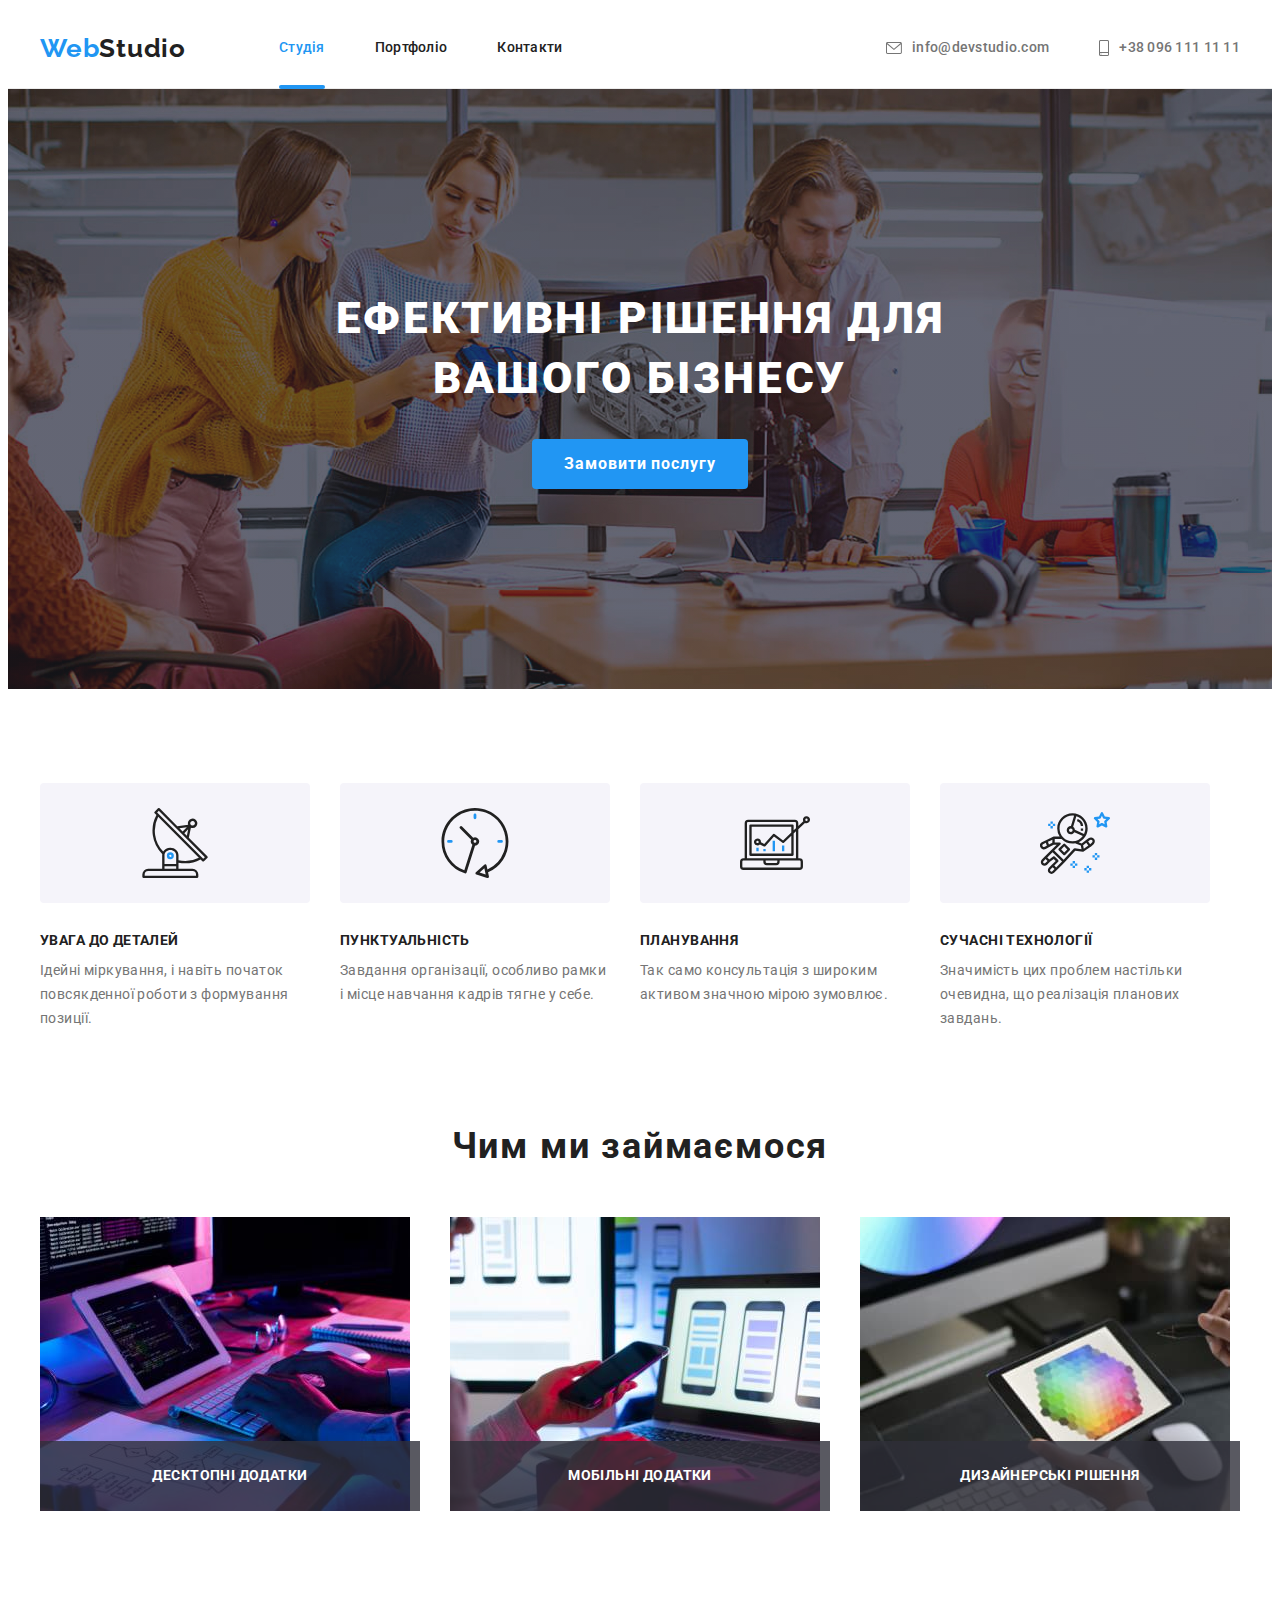
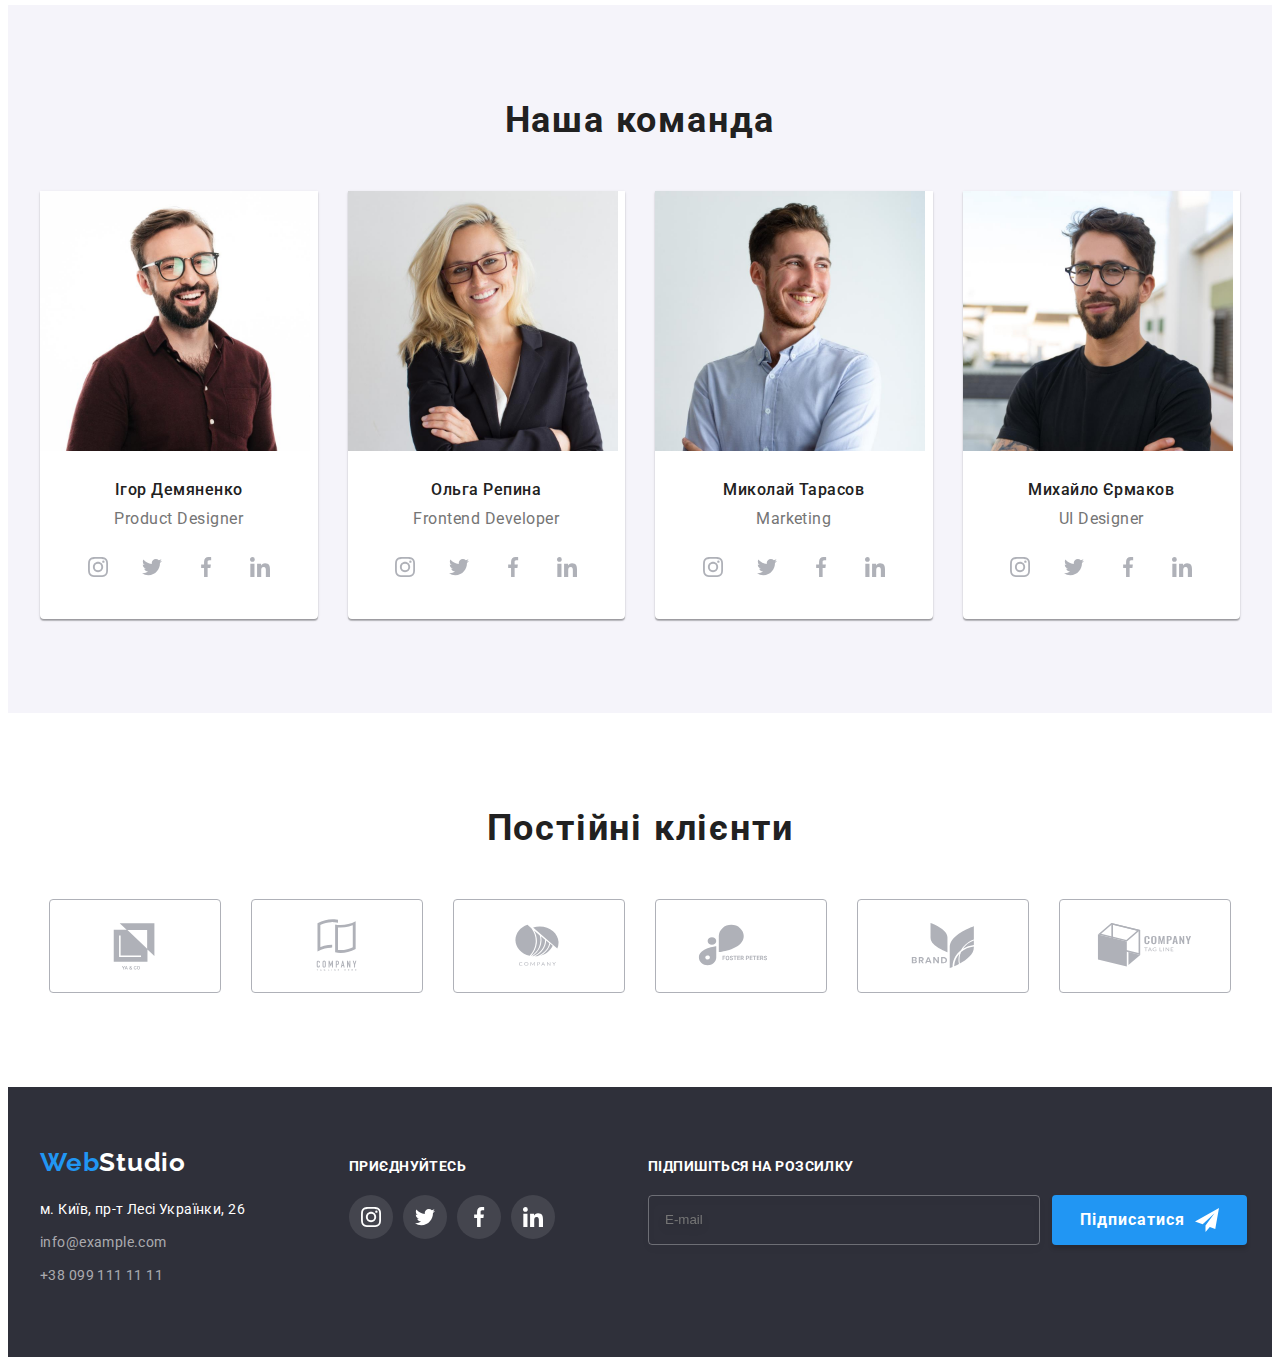
<file: index.html>
<!DOCTYPE html>
<html lang="ru">
  <head>
    <meta charset="UTF-8" />
    <meta http-equiv="X-UA-Compatible" content="IE=edge" />
    <meta name="viewport" content="width=device-width, initial-scale=1.0" />
    <title>WebStudio</title>

    <link rel="preconnect" href="https://fonts.googleapis.com" />
    <link rel="preconnect" href="https://fonts.gstatic.com" crossorigin />
    <link
      href="https://fonts.googleapis.com/css2?family=Raleway:wght@700&family=Roboto:wght@400;500;700;900&display=swap"
      rel="stylesheet"
    />
    <!-- Normalize start -->
    <link
      rel="stylesheet"
      href="https://cdnjs.cloudflare.com/ajax/libs/modern-normalize/1.1.0/modern-normalize.min.css"
      integrity="sha512-wpPYUAdjBVSE4KJnH1VR1HeZfpl1ub8YT/NKx4PuQ5NmX2tKuGu6U/JRp5y+Y8XG2tV+wKQpNHVUX03MfMFn9Q=="
      crossorigin="anonymous"
      referrerpolicy="no-referrer"
    />
    <!-- Normalize end -->
    <link rel="stylesheet" href="./css/main.min.css" />
    <!-- <link rel="stylesheet" href="./css/styles.css" /> -->
  </head>
  <body data-page>
    <!--Header-->
    <header class="header">
      <div class="header__conteiner">
        <nav class="navigation navigation__conteiner">
          <a class="logo" href="./index.html">Web<span class="logo-dark">Studio </span> </a>
          <ul class="menu list navigation__list">
            <li class="navigation__item">
              <a class="navigation__link navigation__link--current link" href="./studio.html"
                >Студія</a
              >
            </li>
            <li class="navigation__item">
              <a class="navigation__link link" href="./portfolio.html">Портфоліо</a>
            </li>
            <li class="navigation__item">
              <a class="navigation__link link" href="">Контакти</a>
            </li>
          </ul>
        </nav>

        <ul class="contacts list">
          <li class="mail">
            <a class="mail__link link" href="mailto:info@devstudio.com">
              <svg class="mail__icon">
                <use href="./images/icons.svg#envelope" width="16" height="12"></use>
              </svg>
              info@devstudio.com</a
            >
          </li>
          <li class="phone">
            <a class="phone__number link" href="tel:+380961111111">
              <svg class="phone__icon">
                <use href="./images/icons.svg#smartphone" width="10" height="16"></use></svg
              >+38 096 111 11 11</a
            >
          </li>
        </ul>
      </div>
    </header>

    <!--Hero image-->
    <main>
      <section class="hero">
        <div class="hero__container">
          <h1 class="hero__title">Ефективні рішення для вашого бізнесу</h1>
          <button class="btn" type="button" data-modal-open>Замовити послугу</button>
        </div>
      </section>

      <!--Benefits-->
      <section class="benefits">
        <div class="benefits__container">
          <h2 class="benefits__title">Some title</h2>
          <ul class="benefits__list list">
            <li class="benefits__card">
              <div class="benefits__place">
                <svg class="benefits__icon" width="70" height="70">
                  <use href="./images/icons.svg#antenna"></use>
                </svg>
              </div>
              <h3 class="benefits__suptitle">УВАГА ДО ДЕТАЛЕЙ</h3>
              <p class="benefits__description">
                Ідейні міркування, і навіть початок повсякденної роботи з формування позиції.
              </p>
            </li>
            <li class="benefits__card">
              <div class="benefits__place">
                <svg class="benefits__icon" width="70" height="70">
                  <use href="./images/icons.svg#clock"></use>
                </svg>
              </div>
              <h3 class="benefits__suptitle">ПУНКТУАЛЬНІСТЬ</h3>
              <p class="benefits__description">
                Завдання організації, особливо рамки і місце навчання кадрів тягне у себе.
              </p>
            </li>
            <li class="benefits__card">
              <div class="benefits__place">
                <svg class="benefits__icon" width="70" height="70">
                  <use href="./images/icons.svg#diagram"></use>
                </svg>
              </div>
              <h3 class="benefits__suptitle">ПЛАНУВАННЯ</h3>
              <p class="benefits__description">
                Так само консультація з широким активом значною мірою зумовлює.
              </p>
            </li>
            <li class="benefits__card">
              <div class="benefits__place">
                <svg class="benefits__icon" width="70" height="70">
                  <use href="./images/icons.svg#astronaut"></use>
                </svg>
              </div>
              <h3 class="benefits__suptitle">СУЧАСНІ ТЕХНОЛОГІЇ</h3>
              <p class="benefits__description">
                Значимість цих проблем настільки очевидна, що реалізація планових завдань.
              </p>
            </li>
          </ul>
        </div>
      </section>

      <!--What we do-->
      <section class="proposals">
        <div class="proposals__container">
          <h2 class="title">Чим ми займаємося</h2>
          <ul class="card list">
            <li class="proposals__photo card__item">
              <img
                src="./images/what_we_do/img.jpg"
                alt="сотрудник набирает текст"
                width="370"
                height="294"
              />
              <div class="proposal__background">
                <p class="proposal__text">Десктопні додатки</p>
              </div>
            </li>
            <li class="proposals__photo card__item">
              <img
                src="./images/what_we_do/img-1.jpg"
                alt="сотрудник держит телефон"
                width="370"
                height="294"
              />
              <div class="proposal__background">
                <p class="proposal__text">Мобільні додатки</p>
              </div>
            </li>
            <li class="proposals__photo card__item">
              <img
                src="./images/what_we_do/img-2.jpg"
                alt="сотрудник выбирает цвет на планшете"
                width="370"
                height="294"
              />
              <div class="proposal__background">
                <p class="proposal__text">Дизайнерські рішення</p>
              </div>
            </li>
          </ul>
        </div>
      </section>

      <!--Our team-->
      <section class="team">
        <div class="team-container">
          <h2 class="title">Наша команда</h2>
          <ul class="team__list card">
            <li class="team__card card__item">
              <img
                src="./images/our_team/img.jpg"
                alt="Игорь Демьяненко"
                width="270"
                height="260"
              />
              <div class="team__wrapper">
                <h3 class="team__title">Ігор Демяненко</h3>
                <p class="team__description" lang="en">Product Designer</p>
                <ul class="socials list">
                  <li class="socials__item">
                    <a
                      class="socials__link link"
                      href=""
                      target="_blank"
                      rel="noopener noreferrer"
                      aria-label="instagram"
                    >
                      <svg class="socials__icon" width="20" height="20">
                        <use href="./images/icons.svg#instagram"></use>
                      </svg>
                    </a>
                  </li>
                  <li class="socials__item">
                    <a
                      class="socials__link link"
                      href=""
                      target="_blank"
                      rel="noopener noreferrer"
                      aria-label="twitter"
                    >
                      <svg class="socials__icon" width="20" height="20">
                        <use href="./images/icons.svg#twitter"></use>
                      </svg>
                    </a>
                  </li>
                  <li class="socials__item">
                    <a
                      class="socials__link link"
                      href=""
                      target="_blank"
                      rel="noopener noreferrer"
                      aria-label="facebook"
                    >
                      <svg class="socials__icon" width="20" height="20">
                        <use href="./images/icons.svg#facebook"></use>
                      </svg>
                    </a>
                  </li>
                  <li class="socials__item">
                    <a
                      class="socials__link link"
                      href=""
                      target="_blank"
                      rel="noopener noreferrer"
                      aria-label="linkedin"
                    >
                      <svg class="socials__icon" width="20" height="20">
                        <use href="./images/icons.svg#linkedin"></use>
                      </svg>
                    </a>
                  </li>
                </ul>
              </div>
            </li>
            <li class="team__card card__item">
              <img src="./images/our_team/img-1.jpg" alt="Ольга Репина" width="270" height="260" />
              <div class="team__wrapper">
                <h3 class="team__title">Ольга Репина</h3>
                <p class="team__description" lang="en">Frontend Developer</p>
                <ul class="socials list">
                  <li class="socials__item">
                    <a
                      class="socials__link link"
                      href=""
                      target="_blank"
                      rel="noopener noreferrer"
                      aria-label="instagram"
                    >
                      <svg class="socials__icon" width="20" height="20">
                        <use href="./images/icons.svg#instagram"></use>
                      </svg>
                    </a>
                  </li>
                  <li class="socials__item">
                    <a
                      class="socials__link link"
                      href=""
                      target="_blank"
                      rel="noopener noreferrer"
                      aria-label="twitter"
                    >
                      <svg class="socials__icon" width="20" height="20">
                        <use href="./images/icons.svg#twitter"></use>
                      </svg>
                    </a>
                  </li>
                  <li class="socials__item">
                    <a
                      class="socials__link link"
                      href=""
                      target="_blank"
                      rel="noopener noreferrer"
                      aria-label="facebook"
                    >
                      <svg class="socials__icon" width="20" height="20">
                        <use href="./images/icons.svg#facebook"></use>
                      </svg>
                    </a>
                  </li>
                  <li class="socials__item">
                    <a
                      class="socials__link link"
                      href=""
                      target="_blank"
                      rel="noopener noreferrer"
                      aria-label="linkedin"
                    >
                      <svg class="socials__icon" width="20" height="20">
                        <use href="./images/icons.svg#linkedin"></use>
                      </svg>
                    </a>
                  </li>
                </ul>
              </div>
            </li>
            <li class="team__card card__item">
              <img
                src="./images/our_team/img-2.jpg"
                alt="Николай Тарасов"
                width="270"
                height="260"
              />
              <div class="team__wrapper">
                <h3 class="team__title">Миколай Тарасов</h3>
                <p class="team__description" lang="en">Marketing</p>
                <ul class="socials list">
                  <li class="socials__item">
                    <a
                      class="socials__link link"
                      href=""
                      target="_blank"
                      rel="noopener noreferrer"
                      aria-label="instagram"
                    >
                      <svg class="socials__icon" width="20" height="20">
                        <use href="./images/icons.svg#instagram"></use>
                      </svg>
                    </a>
                  </li>
                  <li class="socials__item">
                    <a
                      class="socials__link link"
                      href=""
                      target="_blank"
                      rel="noopener noreferrer"
                      aria-label="twitter"
                    >
                      <svg class="socials__icon" width="20" height="20">
                        <use href="./images/icons.svg#twitter"></use>
                      </svg>
                    </a>
                  </li>
                  <li class="socials__item">
                    <a
                      class="socials__link link"
                      href=""
                      target="_blank"
                      rel="noopener noreferrer"
                      aria-label="facebook"
                    >
                      <svg class="socials__icon" width="20" height="20">
                        <use href="./images/icons.svg#facebook"></use>
                      </svg>
                    </a>
                  </li>
                  <li class="socials__item">
                    <a
                      class="socials__link link"
                      href=""
                      target="_blank"
                      rel="noopener noreferrer"
                      aria-label="linkedin"
                    >
                      <svg class="socials__icon" width="20" height="20">
                        <use href="./images/icons.svg#linkedin"></use>
                      </svg>
                    </a>
                  </li>
                </ul>
              </div>
            </li>
            <li class="team__card card__item">
              <img
                src="./images/our_team/img-3.jpg"
                alt="Михаил Ермаков"
                width="270"
                height="260"
              />
              <div class="team__wrapper">
                <h3 class="team__title">Михайло Єрмаков</h3>
                <p class="team__description" lang="en">UI Designer</p>
                <ul class="socials list">
                  <li class="socials__item">
                    <a
                      class="socials__link link"
                      href=""
                      target="_blank"
                      rel="noopener noreferrer"
                      aria-label="instagram"
                    >
                      <svg class="socials__icon" width="20" height="20">
                        <use href="./images/icons.svg#instagram"></use>
                      </svg>
                    </a>
                  </li>
                  <li class="socials__item">
                    <a
                      class="socials__link link"
                      href=""
                      target="_blank"
                      rel="noopener noreferrer"
                      aria-label="twitter"
                    >
                      <svg class="socials__icon" width="20" height="20">
                        <use href="./images/icons.svg#twitter"></use>
                      </svg>
                    </a>
                  </li>
                  <li class="socials__item">
                    <a
                      class="socials__link link"
                      href=""
                      target="_blank"
                      rel="noopener noreferrer"
                      aria-label="facebook"
                    >
                      <svg class="socials__icon" width="20" height="20">
                        <use href="./images/icons.svg#facebook"></use>
                      </svg>
                    </a>
                  </li>
                  <li class="socials__item">
                    <a
                      class="socials__link link"
                      href=""
                      target="_blank"
                      rel="noopener noreferrer"
                      aria-label="linkedin"
                    >
                      <svg class="socials__icon" width="20" height="20">
                        <use href="./images/icons.svg#linkedin"></use>
                      </svg>
                    </a>
                  </li>
                </ul>
              </div>
            </li>
          </ul>
        </div>
      </section>
    </main>

    <!--Clients-->
    <section class="clients">
      <div class="clients__container">
        <h2 class="title">Постійні клієнти</h2>
        <ul class="clients__list list">
          <li class="clients__item">
            <a
              class="clients__link link"
              href=""
              target="_blank"
              rel="noopener noreferrer"
              aria-label="Client-1"
            >
              <svg class="clients__icon" width="106" height="60">
                <use href="./images/icons.svg#Logo-1"></use>
              </svg>
            </a>
          </li>
          <li class="clients__item">
            <a
              class="clients__link link"
              href=""
              target="_blank"
              rel="noopener noreferrer"
              aria-label="Client-2"
            >
              <svg class="clients__icon" width="106" height="60">
                <use href="./images/icons.svg#Logo-2"></use>
              </svg>
            </a>
          </li>
          <li class="clients__item">
            <a
              class="clients__link link"
              href=""
              target="_blank"
              rel="noopener noreferrer"
              aria-label="Client-3"
            >
              <svg class="clients__icon" width="106" height="60">
                <use href="./images/icons.svg#Logo-3"></use>
              </svg>
            </a>
          </li>
          <li class="clients__item">
            <a
              class="clients__link link"
              href=""
              target="_blank"
              rel="noopener noreferrer"
              aria-label="Client-4"
            >
              <svg class="clients__icon" width="106" height="60">
                <use href="./images/icons.svg#Logo-4"></use>
              </svg>
            </a>
          </li>
          <li class="clients__item">
            <a
              class="clients__link link"
              href=""
              target="_blank"
              rel="noopener noreferrer"
              aria-label="Client-5"
            >
              <svg class="clients__icon" width="106" height="60">
                <use href="./images/icons.svg#Logo-5"></use>
              </svg>
            </a>
          </li>
          <li class="clients__item">
            <a
              class="clients__link link"
              href=""
              target="_blank"
              rel="noopener noreferrer"
              aria-label="Client-6"
            >
              <svg class="clients__icon" width="106" height="60">
                <use href="./images/icons.svg#Logo-6"></use>
              </svg>
            </a>
          </li>
        </ul>
      </div>
    </section>

    <!--Footer-->
    <footer class="footer">
      <div class="footer__container">
        <div class="footer__contacts">
          <a class="logo footer__logo" href="./index.html">
            Web<span class="logo--white">Studio </span></a
          >
          <address class="footer__address">
            <ul class="footer__address-link list">
              <li class="footer__address-title">
                <a
                  class="footer__address-link"
                  href="https://goo.gl/maps/iM9jKwknU9FxhSqU6"
                  target="_blank"
                  rel="noopener noreferrer"
                  >м. Київ, пр-т Лесі Українки, 26</a
                >
              </li>
              <li class="footer__mail-title">
                <a class="footer__mail-link" href="mailto:info@example.com">info@example.com</a>
              </li>
              <li class="footer__phone-title">
                <a class="footer__phone-link" href="tel:+380991111111">+38 099 111 11 11</a>
              </li>
            </ul>
          </address>
        </div>
        <div class="footer__social">
          <h3 class="footer__social-suptitle">приєднуйтесь</h3>
          <ul class="footer__social-list list">
            <li class="footer__social-item">
              <a
                class="footer__social-link link"
                href=""
                target="_blank"
                rel="noopener noreferrer"
                aria-label="instagram"
              >
                <svg class="footer__social-icon" width="20" height="20">
                  <use href="./images/icons.svg#instagram"></use>
                </svg>
              </a>
            </li>
            <li class="footer-socials-item">
              <a
                class="footer__social-link link"
                href=""
                target="_blank"
                rel="noopener noreferrer"
                aria-label="twitter"
              >
                <svg class="footer__social-icon" width="20" height="20">
                  <use href="./images/icons.svg#twitter"></use>
                </svg>
              </a>
            </li>
            <li class="footer-socials-item">
              <a
                class="footer__social-link link"
                href=""
                target="_blank"
                rel="noopener noreferrer"
                aria-label="facebook"
              >
                <svg class="footer__social-icon" width="20" height="20">
                  <use href="./images/icons.svg#facebook"></use>
                </svg>
              </a>
            </li>
            <li class="footer-socials__item">
              <a
                class="footer__social-link link"
                href=""
                target="_blank"
                rel="noopener noreferrer"
                aria-label="linkedin"
              >
                <svg class="footer__social-icon" width="20" height="20">
                  <use href="./images/icons.svg#linkedin"></use>
                </svg>
              </a>
            </li>
          </ul>
        </div>

        <div class="footer__submit">
          <form class="footer__submit-form">
            <label class="footer__submit-lable">
              <h2 class="footer__submit-title">Підпишіться на розсилку</h2>
              <div class="footer__mail-button">
                <input type="email" name="email" class="submit-input" placeholder="E-mail" />
                <button class="footer__submit-button">
                  <span class="footer__sumbit-title"> Підписатися</span>
                  <svg class="footer__button-icon" width="24px" height="24px">
                    <use href="./images/icons.svg#send-icon"></use>
                  </svg>
                </button>
              </div>
            </label>
          </form>
        </div>
      </div>
    </footer>

    <!--Modal window-->
    <div class="backdrop is-hidden" data-modal>
      <div class="modal">
        <button class="modal__btn-close" data-modal-close>
          <svg class="modal__btn-icon" width="18" height="18">
            <use href="./images/icons.svg#icon-close"></use>
          </svg>
        </button>

        <form class="modal__form">
          <strong class="modal__form-title">Залиште свої дані, ми вам передзвонимо</strong>
          <div class="modal__form-group" role="group">
            <label class="modal__form-wrap">
              <span class="modal__form-label">Ім'я</span>
              <input class="modal__form-input" type="text" />
              <svg class="modal__form-icon" width="18" height="18">
                <use href="./images/icons.svg#Form-name"></use>
              </svg>
            </label>
            <label class="modal__form-wrap">
              <span class="modal__form-label">Телефон</span>
              <input class="modal__form-input" type="tel" />
              <svg class="modal__form-icon" width="18" height="18">
                <use href="./images/icons.svg#Form-phone"></use>
              </svg>
            </label>
            <label class="modal__form-wrap">
              <span class="modal__form-label">Пошта</span>
              <input class="modal__form-input" type="email" />
              <svg class="modal__form-icon" width="18" height="18">
                <use href="./images/icons.svg#Form-mail"></use>
              </svg>
            </label>
            <label class="modal__form-wrap">
              <span class="modal__form-label">Коментар</span>
              <textarea class="modal__form-message" name="" placeholder="Введіть текст"></textarea>
            </label>
          </div>

          <label class="modal__form-agreement">
            <input
              class="modal__register-checkbox visuaaly-hidden"
              type="checkbox"
              name="agreement"
            />
            <svg class="modal__register-icon" width="16" height="15">
              <use class="modal__icon-uncheck" href="./images/icons.svg#icon-uncheck"></use>
              <use class="modal__icon-check" href="./images/icons.svg#icon-check"></use>
            </svg>
            <span class="modal__agreement-text"
              >Погоджуюся з розсилкою та приймаю
              <a class="modal__agreement-link" href="">Умови договору</a>
            </span>
          </label>

          <button class="modal__form-btn" type="submit">Відправити</button>
        </form>
      </div>
    </div>

    <script src="./js/modal.js"></script>
  </body>
</html>
</file>
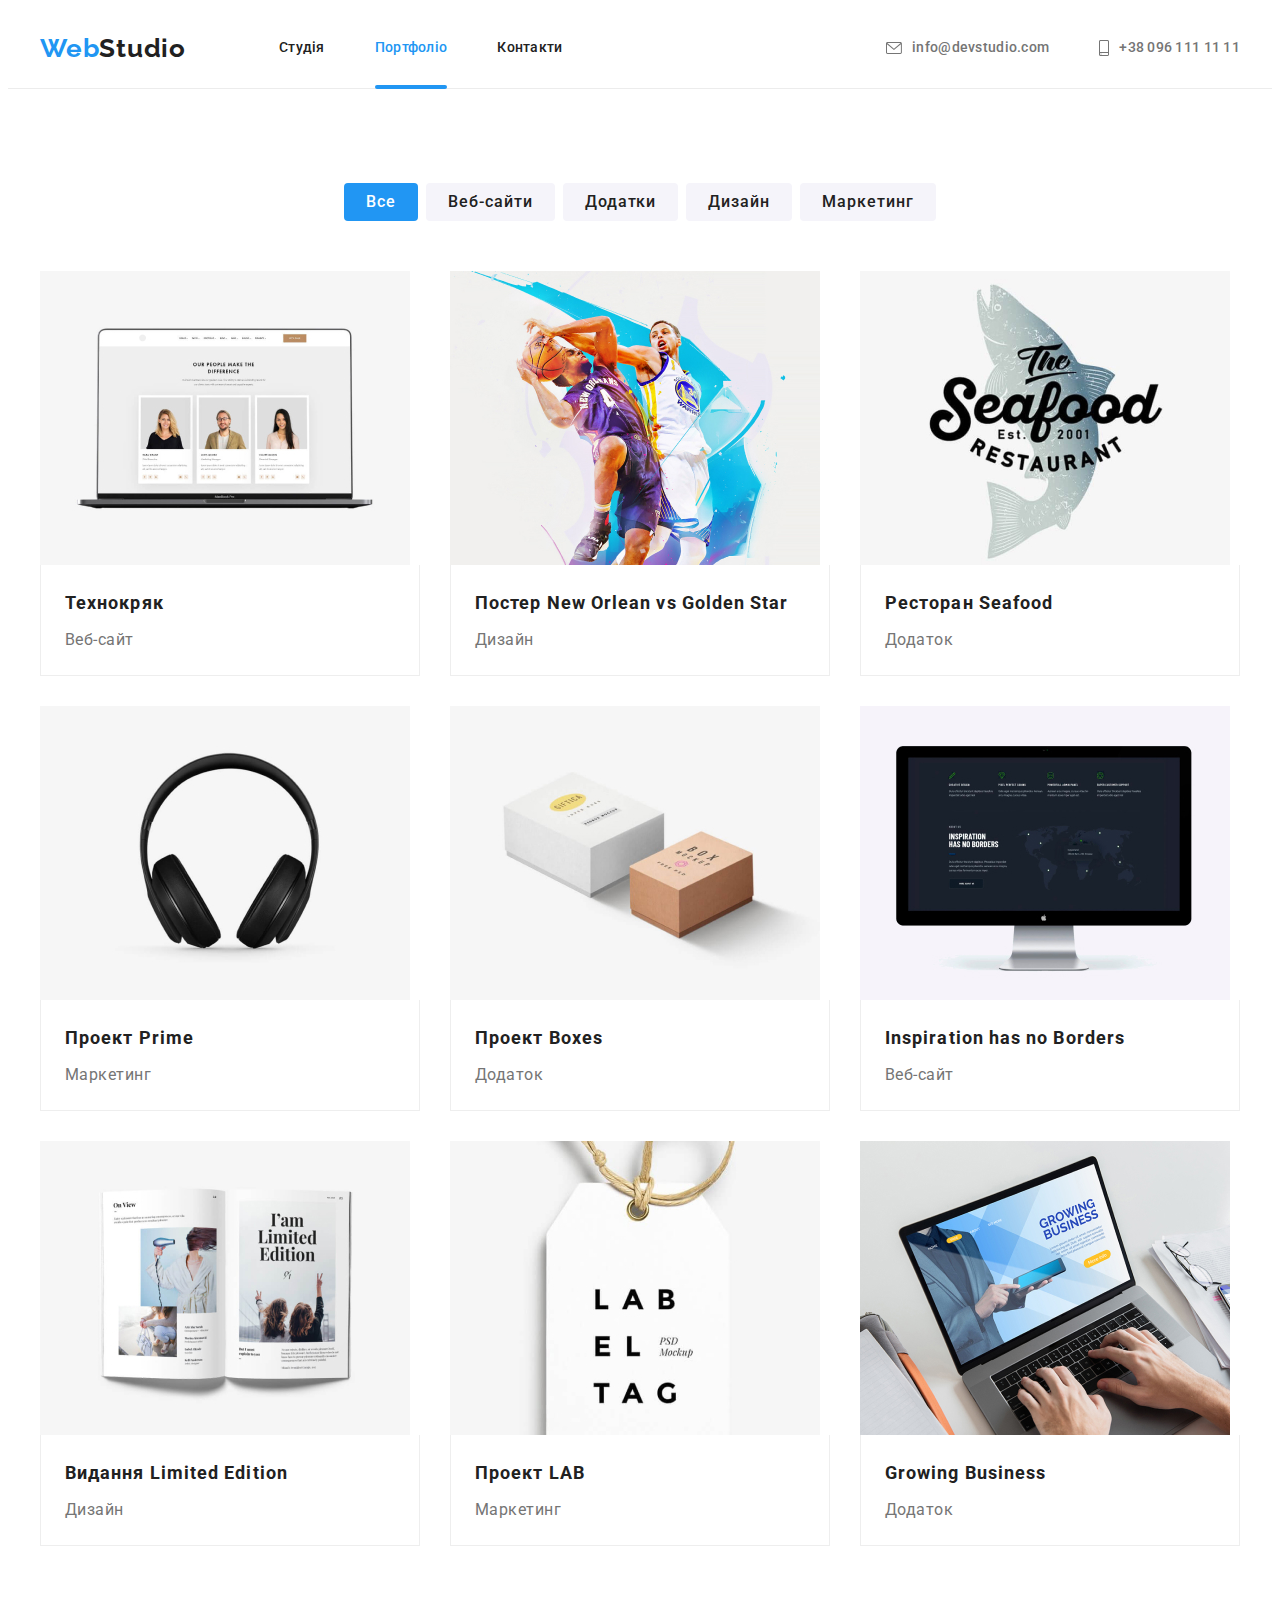
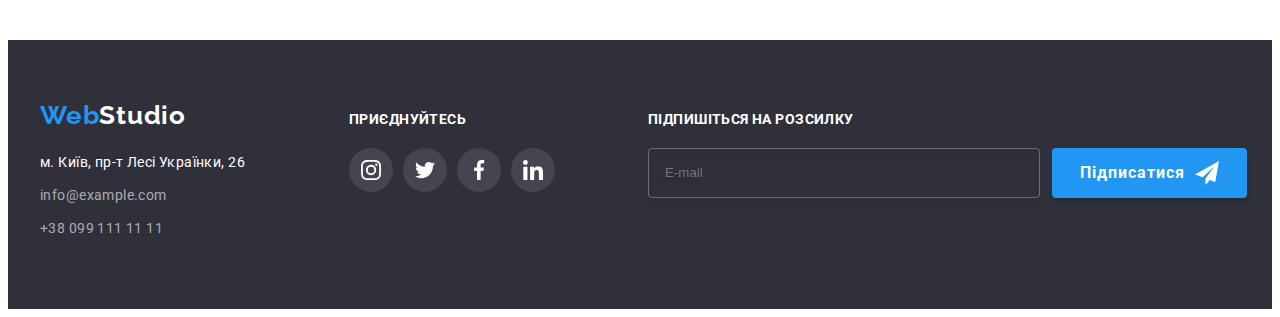
<file: portfolio.html>
<!DOCTYPE html>
<html lang="ru">
  <head>
    <meta charset="UTF-8" />
    <meta http-equiv="X-UA-Compatible" content="IE=edge" />
    <meta name="viewport" content="width=device-width, initial-scale=1.0" />
    <title>WebStudio</title>
    <link rel="preconnect" href="https://fonts.googleapis.com" />
    <link rel="preconnect" href="https://fonts.gstatic.com" crossorigin />
    <link
      href="https://fonts.googleapis.com/css2?family=Raleway:wght@700&family=Roboto:wght@400;500;700;900&display=swap"
      rel="stylesheet"
    />

    <!-- Normalize start -->
    <link
      rel="stylesheet"
      href="https://cdnjs.cloudflare.com/ajax/libs/modern-normalize/1.1.0/modern-normalize.min.css"
      integrity="sha512-wpPYUAdjBVSE4KJnH1VR1HeZfpl1ub8YT/NKx4PuQ5NmX2tKuGu6U/JRp5y+Y8XG2tV+wKQpNHVUX03MfMFn9Q=="
      crossorigin="anonymous"
      referrerpolicy="no-referrer"
    />
    <!-- Normalize end -->

    <link rel="stylesheet" href="./css/main.min.css" />
    <!-- <link rel="stylesheet" href="./css/styles.css" /> -->
  </head>
  <body>
    <!--Header-->
    <header class="header">
      <div class="header__conteiner">
        <nav class="navigation navigation__conteiner">
          <a class="logo" href="./index.html">Web<span class="logo-dark">Studio </span></a>
          <ul class="menu list navigation__list">
            <li class="navigation__item">
              <a class="navigation__link link" href="./studio.html">Студія</a>
            </li>
            <li class="navigation__item">
              <a class="navigation__link navigation__link--current link" href="./portfolio.html"
                >Портфоліо</a
              >
            </li>
            <li class="navigation__item">
              <a class="navigation__link link" href="">Контакти</a>
            </li>
          </ul>
        </nav>

        <ul class="contacts list">
          <li class="mail">
            <a class="mail__link link" href="mailto:info@devstudio.com">
              <svg class="mail__icon">
                <use href="./images/icons.svg#envelope" width="16" height="12"></use>
              </svg>
              info@devstudio.com</a
            >
          </li>
          <li class="phone">
            <a class="phone__number link" href="tel:+380961111111">
              <svg class="phone__icon">
                <use href="./images/icons.svg#smartphone" width="10" height="16"></use></svg
              >+38 096 111 11 11</a
            >
          </li>
        </ul>
      </div>
    </header>

    <!--Portfolio section-->
    <main>
      <section class="portfolio">
        <div class="portfolio__container">
          <ul class="tabs list">
            <li class="portfolio__btn-item">
              <button class="portfolio__tabs-selected" type="button">Все</button>
            </li>
            <li class="portfolio__btn-item">
              <button class="portfolio__tabs" type="button">Веб-сайти</button>
            </li>
            <li class="portfolio__btn-item">
              <button class="portfolio__tabs" type="button">Додатки</button>
            </li>
            <li class="portfolio__btn-item">
              <button class="portfolio__tabs" type="button">Дизайн</button>
            </li>
            <li class="portfolio__btn-item">
              <button class="portfolio__tabs" type="button">Маркетинг</button>
            </li>
          </ul>
          <ul class="portfolio__card list card">
            <li class="portfolio__card-item card__item">
              <a class="portfolio__card-link" href="" target="_blank" rel="noopener noreferrer">
                <div class="portfolio__overlay-block">
                  <img
                    src="./images/portfolio/img.jpg"
                    alt="веб сайт на компютере"
                    width="370"
                    height="294"
                  />
                  <div class="portfolio__overlay">
                    <p class="portfolio__overlay-text">
                      Ресурс пропонує комплексні пропозиції з різним рівнем функціоналу та сервісів.
                      Все це дозволить відвідувачу отримати вичерпні відомості про компанію чи
                      приватну особу.
                    </p>
                  </div>
                </div>
                <div class="portfolio__card-wrapper">
                  <h1 class="portfolio__card-title">Технокряк</h1>
                  <p class="portfolio__card-description">Веб-сайт</p>
                </div>
              </a>
            </li>
            <li class="portfolio__card-item card__item">
              <a class="portfolio__card-link" href="" target="_blank" rel="noopener noreferrer">
                <div class="portfolio__overlay-block">
                  <img
                    src="./images/portfolio/img-1.jpg"
                    alt="веб сайт на компютере"
                    width="370"
                    height="294"
                  />
                  <div class="portfolio__overlay">
                    <p class="portfolio__overlay-text">
                      Ресурс пропонує комплексні пропозиції з різним рівнем функціоналу та сервісів.
                      Все це дозволить відвідувачу отримати вичерпні відомості про компанію чи
                      приватну особу.
                    </p>
                  </div>
                </div>
                <div class="portfolio__card-wrapper">
                  <h1 class="portfolio__card-title">
                    Постер <span lang="en">New Orlean vs Golden Star</span>
                  </h1>
                  <p class="portfolio__card-description">Дизайн</p>
                </div>
              </a>
            </li>
            <li class="portfolio__card-item card__item">
              <a class="portfolio__card-link" href="" target="_blank" rel="noopener noreferrer">
                <div class="portfolio__overlay-block">
                  <img
                    src="./images/portfolio/img-2.jpg"
                    alt="веб сайт на компютере"
                    width="370"
                    height="294"
                  />
                  <div class="portfolio__overlay">
                    <p class="portfolio__overlay-text">
                      Ресурс пропонує комплексні пропозиції з різним рівнем функціоналу та сервісів.
                      Все це дозволить відвідувачу отримати вичерпні відомості про компанію чи
                      приватну особу.
                    </p>
                  </div>
                </div>
                <div class="portfolio__card-wrapper">
                  <h1 class="portfolio__card-title">Ресторан <span lang="en">Seafood</span></h1>
                  <p class="portfolio__card-description">Додаток</p>
                </div>
              </a>
            </li>
            <li class="portfolio__card-item card__item">
              <a class="portfolio__card-link" href="" target="_blank" rel="noopener noreferrer">
                <div class="portfolio__overlay-block">
                  <img
                    src="./images/portfolio/img-3.jpg"
                    alt="веб сайт на компютере"
                    width="370"
                    height="294"
                  />
                  <div class="portfolio__overlay">
                    <p class="portfolio__overlay-text">
                      Ресурс пропонує комплексні пропозиції з різним рівнем функціоналу та сервісів.
                      Все це дозволить відвідувачу отримати вичерпні відомості про компанію чи
                      приватну особу.
                    </p>
                  </div>
                </div>
                <div class="portfolio__card-wrapper">
                  <h1 class="portfolio__card-title">Проект <span lang="en">Prime</span></h1>
                  <p class="portfolio__card-description">Маркетинг</p>
                </div>
              </a>
            </li>
            <li class="portfolio__card-item card__item">
              <a class="portfolio__card-link" href="" target="_blank" rel="noopener noreferrer">
                <div class="portfolio__overlay-block">
                  <img
                    src="./images/portfolio/img-4.jpg"
                    alt="веб сайт на компютере"
                    width="370"
                    height="294"
                  />
                  <div class="portfolio__overlay">
                    <p class="portfolio__overlay-text">
                      Ресурс пропонує комплексні пропозиції з різним рівнем функціоналу та сервісів.
                      Все це дозволить відвідувачу отримати вичерпні відомості про компанію чи
                      приватну особу.
                    </p>
                  </div>
                </div>
                <div class="portfolio__card-wrapper">
                  <h1 class="portfolio__card-title">Проект <span lang="en">Boxes</span></h1>
                  <p class="portfolio__card-description">Додаток</p>
                </div>
              </a>
            </li>
            <li class="portfolio__card-item card__item">
              <a class="portfolio__card-link" href="" target="_blank" rel="noopener noreferrer">
                <div class="portfolio__overlay-block">
                  <img
                    src="./images/portfolio/img-5.jpg"
                    alt="веб сайт на компютере"
                    width="370"
                    height="294"
                  />
                  <div class="portfolio__overlay">
                    <p class="portfolio__overlay-text">
                      Ресурс пропонує комплексні пропозиції з різним рівнем функціоналу та сервісів.
                      Все це дозволить відвідувачу отримати вичерпні відомості про компанію чи
                      приватну особу.
                    </p>
                  </div>
                </div>
                <div class="portfolio__card-wrapper">
                  <h1 class="portfolio__card-title" lang="en">Inspiration has no Borders</h1>
                  <p class="portfolio__card-description">Веб-сайт</p>
                </div>
              </a>
            </li>
            <li class="portfolio__card-item card__item">
              <a class="portfolio__card-link" href="" target="_blank" rel="noopener noreferrer">
                <div class="portfolio__overlay-block">
                  <img
                    src="./images/portfolio/img-6.jpg"
                    alt="веб сайт на компютере"
                    width="370"
                    height="294"
                  />
                  <div class="portfolio__overlay">
                    <p class="portfolio__overlay-text">
                      Ресурс пропонує комплексні пропозиції з різним рівнем функціоналу та сервісів.
                      Все це дозволить відвідувачу отримати вичерпні відомості про компанію чи
                      приватну особу.
                    </p>
                  </div>
                </div>
                <div class="portfolio__card-wrapper">
                  <h1 class="portfolio__card-title">
                    Видання <span lang="en">Limited Edition</span>
                  </h1>
                  <p class="portfolio__card-description">Дизайн</p>
                </div>
              </a>
            </li>
            <li class="portfolio__card-item card__item">
              <a class="portfolio__card-link" href="" target="_blank" rel="noopener noreferrer">
                <div class="portfolio__overlay-block">
                  <img
                    src="./images/portfolio/img-7.jpg"
                    alt="веб сайт на компютере"
                    width="370"
                    height="294"
                  />
                  <div class="portfolio__overlay">
                    <p class="portfolio__overlay-text">
                      Ресурс пропонує комплексні пропозиції з різним рівнем функціоналу та сервісів.
                      Все це дозволить відвідувачу отримати вичерпні відомості про компанію чи
                      приватну особу.
                    </p>
                  </div>
                </div>
                <div class="portfolio__card-wrapper">
                  <h1 class="portfolio__card-title">Проект <span lang="en">LAB</span></h1>
                  <p class="portfolio__card-description">Маркетинг</p>
                </div>
              </a>
            </li>
            <li class="portfolio__card-item card__item">
              <a class="portfolio__card-link" href="" target="_blank" rel="noopener noreferrer">
                <div class="portfolio__overlay-block">
                  <img
                    src="./images/portfolio/img-8.jpg"
                    alt="веб сайт на компютере"
                    width="370"
                    height="294"
                  />
                  <div class="portfolio__overlay">
                    <p class="portfolio__overlay-text">
                      Ресурс пропонує комплексні пропозиції з різним рівнем функціоналу та сервісів.
                      Все це дозволить відвідувачу отримати вичерпні відомості про компанію чи
                      приватну особу.
                    </p>
                  </div>
                </div>
                <div class="portfolio__card-wrapper">
                  <h1 class="portfolio__card-title" lang="en">Growing Business</h1>
                  <p class="portfolio__card-description">Додаток</p>
                </div>
              </a>
            </li>
          </ul>
        </div>
      </section>
    </main>

    <!--Footer-->
    <footer class="footer">
      <div class="footer__container">
        <div class="footer__contacts">
          <a class="logo footer__logo" href="./index.html">
            Web<span class="logo--white">Studio </span></a
          >
          <address class="address">
            <ul class="footer__address-link list">
              <li class="footer__address-title">
                <a
                  class="footer__address-link"
                  href="https://goo.gl/maps/iM9jKwknU9FxhSqU6"
                  target="_blank"
                  rel="noopener noreferrer"
                  >м. Київ, пр-т Лесі Українки, 26</a
                >
              </li>
              <li class="mail-title">
                <a class="footer__mail-link" href="mailto:info@example.com">info@example.com</a>
              </li>
              <li class="phone-title">
                <a class="footer__phone-link" href="tel:+380991111111">+38 099 111 11 11</a>
              </li>
            </ul>
          </address>
        </div>
        <div class="footer__social">
          <h3 class="footer__social-suptitle">приєднуйтесь</h3>
          <ul class="footer__social-list list">
            <li class="footer-socials-item">
              <a
                class="footer__social-link link"
                href=""
                target="_blank"
                rel="noopener noreferrer"
                aria-label="instagram"
              >
                <svg class="footer__social-icon" width="20" height="20">
                  <use href="./images/icons.svg#instagram"></use>
                </svg>
              </a>
            </li>
            <li class="footer-socials-item">
              <a
                class="footer__social-link link"
                href=""
                target="_blank"
                rel="noopener noreferrer"
                aria-label="twitter"
              >
                <svg class="footer__social-icon" width="20" height="20">
                  <use href="./images/icons.svg#twitter"></use>
                </svg>
              </a>
            </li>
            <li class="footer-socials-item">
              <a
                class="footer__social-link link"
                href=""
                target="_blank"
                rel="noopener noreferrer"
                aria-label="facebook"
              >
                <svg class="footer__social-icon" width="20" height="20">
                  <use href="./images/icons.svg#facebook"></use>
                </svg>
              </a>
            </li>
            <li class="footer-socials-item">
              <a
                class="footer__social-link link"
                href=""
                target="_blank"
                rel="noopener noreferrer"
                aria-label="linkedin"
              >
                <svg class="footer__social-icon" width="20" height="20">
                  <use href="./images/icons.svg#linkedin"></use>
                </svg>
              </a>
            </li>
          </ul>
        </div>

        <div class="footer__submit">
          <form class="footer__submit-form">
            <label class="footer__submit-lable">
              <h2 class="footer__submit-title">Підпишіться на розсилку</h2>
              <div class="footer__mail-button">
                <input type="email" name="email" class="submit-input" placeholder="E-mail" />
                <button class="footer__submit-button">
                  <span class="footer__sumbit-title"> Підписатися</span>
                  <svg class="footer__button-icon" width="24px" height="24px">
                    <use href="./images/icons.svg#send-icon"></use>
                  </svg>
                </button>
              </div>
            </label>
          </form>
        </div>
      </div>
    </footer>
  </body>
</html>
</file>
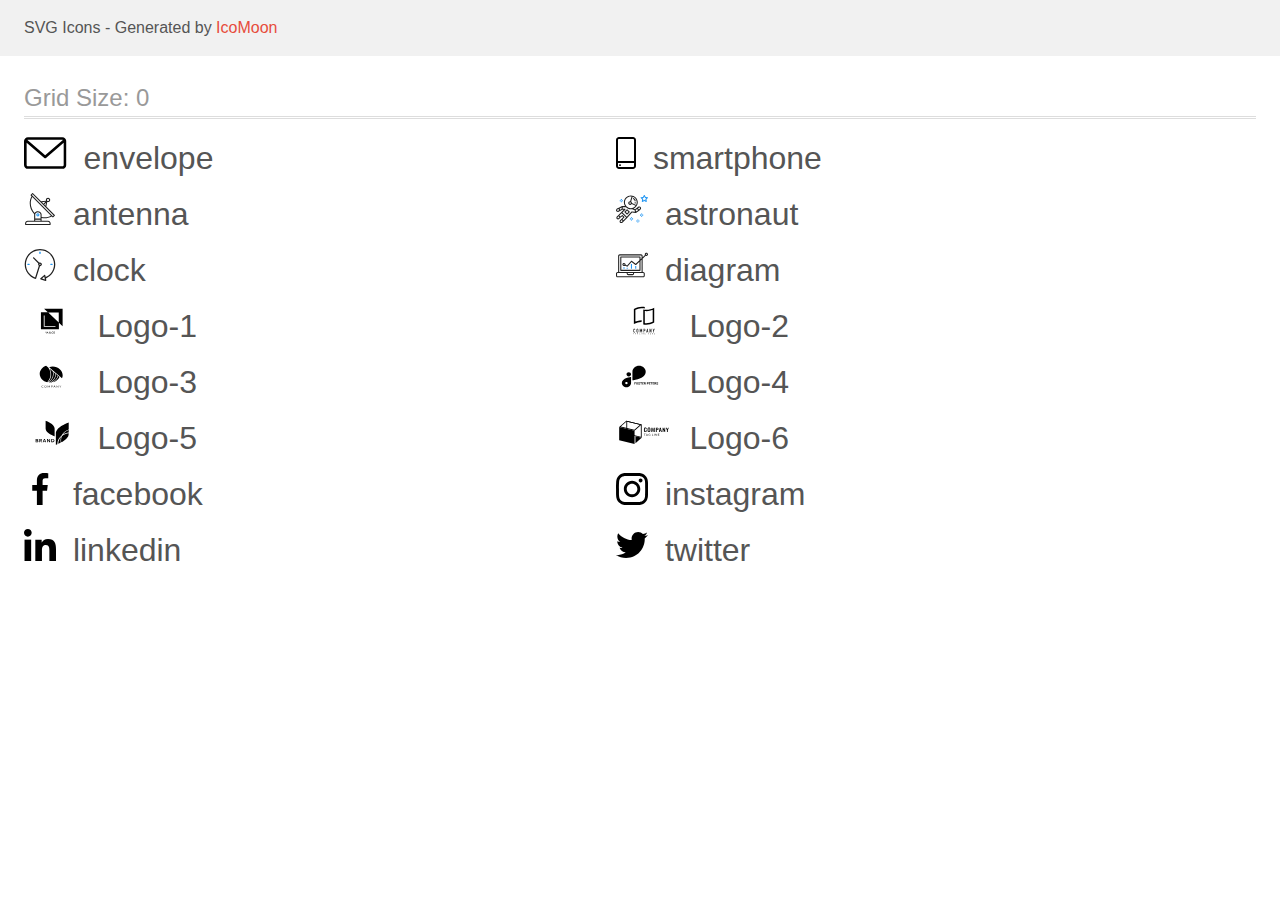
<file: images/icons/demo.html>
<!doctype html>
<html>
<head>
    <title>IcoMoon - SVG Icons</title>
    <meta charset="utf-8">
    <meta name="viewport" content="width=device-width, initial-scale=1">
    <link rel="stylesheet" href="demo-files/demo.css">
    <link rel="stylesheet" href="style.css">
</head>
<body>
<svg aria-hidden="true" style="position: absolute; width: 0; height: 0; overflow: hidden;" version="1.1" xmlns="http://www.w3.org/2000/svg" xmlns:xlink="http://www.w3.org/1999/xlink">
<defs>
<symbol id="envelope" viewBox="0 0 43 32">
<path d="M38.667 0h-34.667c-2.206 0-4 1.794-4 4v24c0 2.206 1.794 4 4 4h34.667c2.206 0 4-1.794 4-4v-24c0-2.206-1.794-4-4-4zM38.667 2.667c0.181 0 0.353 0.038 0.511 0.103l-17.844 15.466-17.844-15.466c0.158-0.066 0.33-0.103 0.511-0.103h34.667zM38.667 29.333h-34.667c-0.736 0-1.333-0.598-1.333-1.333v-22.413l17.793 15.421c0.251 0.217 0.563 0.326 0.874 0.326s0.622-0.108 0.874-0.326l17.793-15.421v22.413c0 0.736-0.598 1.333-1.333 1.333z"></path>
</symbol>
<symbol id="smartphone" viewBox="0 0 20 32">
<path d="M17 0h-14c-1.654 0-3 1.346-3 3v26c0 1.654 1.346 3 3 3h14c1.654 0 3-1.346 3-3v-26c0-1.654-1.346-3-3-3zM3 2h14c0.552 0 1 0.448 1 1v21h-16v-21c0-0.552 0.448-1 1-1zM17 30h-14c-0.552 0-1-0.448-1-1v-3h16v3c0 0.552-0.448 1-1 1z"></path>
<path d="M4.707 27.478c0.391 0.365 0.391 0.956 0 1.321s-1.024 0.365-1.414 0c-0.391-0.365-0.391-0.956 0-1.321s1.024-0.365 1.414 0z"></path>
</symbol>
<symbol id="antenna" viewBox="0 0 32 32">
<path fill="#212121" style="fill: var(--color1, #212121)" d="M30.773 22.098l-8.443-8.505 0.937-4.615c0.242 0.094 0.499 0.144 0.758 0.146h0.006c1.192 0.014 2.17-0.941 2.184-2.133s-0.941-2.17-2.133-2.184c-1.192-0.014-2.17 0.941-2.184 2.133-0.003 0.255 0.039 0.509 0.125 0.749l-4.96 0.605-8.091-8.133c-0.099-0.101-0.235-0.159-0.377-0.16-0.14 0.001-0.274 0.056-0.373 0.155l-1.513 1.504c-0.208 0.208-0.208 0.546 0 0.754l0.814 0.826c-3.153 5.798-2.129 12.978 2.519 17.663 0.043 0.041 0.092 0.074 0.146 0.098-0.034 0.18-0.051 0.364-0.052 0.547v6.187h-6.4c-1.472 0.002-2.665 1.195-2.667 2.667v1.067c0 0.295 0.239 0.533 0.533 0.533h24.533c0.295 0 0.533-0.239 0.533-0.533v-1.067c-0.002-1.472-1.195-2.665-2.667-2.667h-6.4v-2.742c1.003 0.21 2.024 0.317 3.049 0.32 2.458-0.003 4.877-0.615 7.040-1.783l0.818 0.823c0.099 0.101 0.235 0.159 0.377 0.16 0.14-0.001 0.274-0.056 0.373-0.155l1.513-1.504c0.208-0.208 0.208-0.546 0-0.754zM23.28 6.233c0.418-0.415 1.093-0.414 1.508 0.004s0.414 1.093-0.004 1.508c-0.2 0.199-0.47 0.31-0.752 0.31h-0.003c-0.589-0.003-1.064-0.483-1.061-1.072 0.002-0.282 0.115-0.552 0.314-0.751h-0.002zM22.024 9.738l-0.598 2.946-1.175-1.182 1.774-1.763zM21.419 8.836l-1.92 1.909-1.485-1.493 3.405-0.415zM24.004 28.8c0.884 0 1.6 0.716 1.6 1.6v0.533h-23.467v-0.533c0-0.884 0.716-1.6 1.6-1.6h20.267zM16.537 26.667v1.067h-5.333v-1.067h5.333zM11.204 25.6v-4.053c0-1.294 1.196-2.347 2.667-2.347s2.667 1.053 2.667 2.347v4.053h-5.333zM17.604 23.904v-2.357c0-1.882-1.675-3.413-3.733-3.413-1.331-0.020-2.576 0.657-3.281 1.786-4.058-4.274-4.971-10.645-2.279-15.887l18.602 18.708c-2.872 1.461-6.165 1.873-9.309 1.163zM28.893 23.22l-21.057-21.181 0.755-0.752 7.935 7.98c0.004 0 0.006 0.007 0.010 0.010l13.115 13.191-0.757 0.752z"></path>
<path fill="#2196f3" style="fill: var(--color2, #2196f3)" d="M13.876 20.267h-0.005c-0.884-0.001-1.601 0.714-1.602 1.598s0.714 1.601 1.598 1.602h0.005c0.884 0.001 1.601-0.714 1.602-1.598s-0.714-1.601-1.598-1.602zM14.249 22.245c-0.1 0.1-0.236 0.156-0.378 0.155-0.295-0.002-0.532-0.242-0.531-0.536 0.001-0.141 0.057-0.276 0.157-0.375s0.233-0.154 0.373-0.155c0.295 0.002 0.532 0.241 0.53 0.536-0.001 0.141-0.057 0.276-0.157 0.375h0.005z"></path>
</symbol>
<symbol id="astronaut" viewBox="0 0 32 32">
<path fill="#2196f3" style="fill: var(--color2, #2196f3)" d="M31.974 4.524c-0.063-0.193-0.229-0.333-0.43-0.363l-1.91-0.278-0.855-1.731c-0.179-0.365-0.777-0.365-0.956 0l-0.855 1.731-1.91 0.278c-0.201 0.029-0.367 0.17-0.431 0.363-0.062 0.193-0.011 0.405 0.135 0.547l1.383 1.348-0.326 1.903c-0.034 0.2 0.048 0.402 0.212 0.522 0.166 0.121 0.382 0.135 0.562 0.040l1.709-0.899 1.709 0.899c0.078 0.041 0.164 0.061 0.249 0.061 0.11 0 0.221-0.034 0.314-0.102 0.164-0.119 0.246-0.322 0.212-0.522l-0.326-1.903 1.383-1.348c0.145-0.142 0.197-0.354 0.135-0.547zM29.511 5.851c-0.125 0.122-0.183 0.299-0.153 0.472l0.191 1.114-1-0.526c-0.078-0.041-0.163-0.061-0.249-0.061s-0.17 0.020-0.249 0.061l-1.001 0.526 0.191-1.114c0.030-0.173-0.028-0.349-0.153-0.472l-0.81-0.789 1.119-0.163c0.174-0.025 0.324-0.134 0.402-0.292l0.5-1.013 0.5 1.013c0.078 0.157 0.228 0.267 0.402 0.292l1.119 0.163-0.809 0.789z"></path>
<path fill="#2196f3" style="fill: var(--color2, #2196f3)" d="M26.134 20.522h-1.067v1.067h1.067v-1.067z"></path>
<path fill="#2196f3" style="fill: var(--color2, #2196f3)" d="M26.134 22.656h-1.067v1.067h1.067v-1.067z"></path>
<path fill="#2196f3" style="fill: var(--color2, #2196f3)" d="M27.2 21.589h-1.067v1.067h1.067v-1.067z"></path>
<path fill="#2196f3" style="fill: var(--color2, #2196f3)" d="M25.067 21.589h-1.067v1.067h1.067v-1.067z"></path>
<path fill="#2196f3" style="fill: var(--color2, #2196f3)" d="M22.4 26.389h-1.067v1.067h1.067v-1.067z"></path>
<path fill="#2196f3" style="fill: var(--color2, #2196f3)" d="M22.4 28.522h-1.067v1.067h1.067v-1.067z"></path>
<path fill="#2196f3" style="fill: var(--color2, #2196f3)" d="M23.467 27.456h-1.067v1.067h1.067v-1.067z"></path>
<path fill="#2196f3" style="fill: var(--color2, #2196f3)" d="M21.333 27.456h-1.067v1.067h1.067v-1.067z"></path>
<path fill="#2196f3" style="fill: var(--color2, #2196f3)" d="M16 24.256h-1.067v1.067h1.067v-1.067z"></path>
<path fill="#2196f3" style="fill: var(--color2, #2196f3)" d="M16 26.389h-1.067v1.067h1.067v-1.067z"></path>
<path fill="#2196f3" style="fill: var(--color2, #2196f3)" d="M17.067 25.322h-1.067v1.067h1.067v-1.067z"></path>
<path fill="#2196f3" style="fill: var(--color2, #2196f3)" d="M14.933 25.322h-1.067v1.067h1.067v-1.067z"></path>
<path fill="#2196f3" style="fill: var(--color2, #2196f3)" d="M5.867 6.122h-1.067v1.067h1.067v-1.067z"></path>
<path fill="#2196f3" style="fill: var(--color2, #2196f3)" d="M5.867 8.255h-1.067v1.067h1.067v-1.067z"></path>
<path fill="#2196f3" style="fill: var(--color2, #2196f3)" d="M6.933 7.189h-1.067v1.067h1.067v-1.067z"></path>
<path fill="#2196f3" style="fill: var(--color2, #2196f3)" d="M4.8 7.189h-1.067v1.067h1.067v-1.067z"></path>
<path fill="#212121" style="fill: var(--color1, #212121)" d="M24.715 14.159c-0.287-0.388-0.709-0.637-1.188-0.705-0.481-0.068-0.956 0.058-1.34 0.352l-1.252 0.96-1.898 1.417-1.358-0.541c2.421-1.086 4.114-3.508 4.114-6.32 0-3.823-3.123-6.933-6.961-6.933s-6.961 3.11-6.961 6.933c0 1.386 0.414 2.674 1.12 3.758l-2.764-0.024c-0.002 0-0.003 0-0.005 0-0.009 0-0.015 0.004-0.023 0.005-0.053 0.002-0.105 0.013-0.155 0.031-0.013 0.005-0.026 0.008-0.038 0.013-0.006 0.003-0.013 0.003-0.019 0.006l-3.233 1.596c-0.001 0-0.001 0-0.001 0.001l-1.893 0.911c-0.021 0.009-0.042 0.021-0.063 0.035-0.755 0.502-1.012 1.489-0.598 2.295 0.22 0.429 0.595 0.745 1.056 0.889 0.178 0.055 0.359 0.083 0.539 0.083 0.29 0 0.577-0.071 0.839-0.211l1.388-0.738 2.264-1.169 1.357-0.008-5.442 5.416c-0.001 0.001-0.001 0.001-0.002 0.001l-1.339 1.333c-0.316 0.315-0.49 0.732-0.49 1.178s0.174 0.863 0.49 1.179c0.325 0.323 0.752 0.485 1.179 0.485s0.854-0.162 1.18-0.485l1.314-1.309 1.741-1.3 0.901 0.897-1.762 1.754c-0 0.001-0.001 0.001-0.002 0.001l-1.339 1.333c-0.316 0.315-0.49 0.732-0.49 1.178s0.174 0.863 0.49 1.179c0.325 0.323 0.753 0.485 1.18 0.485s0.855-0.162 1.18-0.485l3.482-3.467c0.001-0.001 0.001-0.001 0.001-0.002l1.010-1-0.004-0.004c0.006-0.006 0.015-0.009 0.022-0.015l5.166-5.658 3.471 0.494c0.025 0.004 0.050 0.005 0.075 0.005 0.065 0 0.127-0.015 0.187-0.038 0.018-0.006 0.033-0.015 0.050-0.023 0.019-0.010 0.039-0.015 0.058-0.027l3.213-2.133c0.012-0.008 0.018-0.021 0.029-0.029 0.013-0.010 0.029-0.014 0.041-0.026l1.271-1.191c0.662-0.62 0.753-1.635 0.212-2.362zM2.13 17.77c-0.173 0.093-0.37 0.111-0.558 0.052-0.187-0.058-0.338-0.186-0.427-0.358-0.161-0.314-0.068-0.695 0.214-0.902l1.314-0.632 0.449 1.312-0.992 0.528zM5.628 15.942l-1.548 0.8-0.439-1.283 2.027-1.001-0.040 1.484zM20.727 9.322c0 0.918-0.219 1.785-0.599 2.559l-4.181-1.899c-0.044-0.573-0.341-1.075-0.788-1.388l1.464-4.86c2.378 0.756 4.105 2.974 4.105 5.588zM8.938 9.322c0-3.235 2.644-5.867 5.894-5.867 0.253 0 0.5 0.021 0.745 0.052l-1.432 4.754c-0.019-0.001-0.037-0.006-0.057-0.006-1.033 0-1.873 0.837-1.873 1.867s0.84 1.867 1.873 1.867c0.694 0 1.294-0.383 1.618-0.945l3.862 1.755c-1.075 1.446-2.795 2.39-4.737 2.39-3.25 0-5.894-2.632-5.894-5.867zM14.894 10.122c0 0.441-0.362 0.8-0.806 0.8s-0.806-0.359-0.806-0.8c0-0.441 0.362-0.8 0.806-0.8s0.806 0.359 0.806 0.8zM2.465 25.146c-0.236 0.234-0.619 0.234-0.854 0.001-0.114-0.114-0.176-0.263-0.176-0.423s0.062-0.309 0.176-0.421l0.962-0.958 0.851 0.848-0.959 0.955zM5.679 28.88c-0.236 0.234-0.619 0.235-0.855 0.001-0.114-0.114-0.176-0.263-0.176-0.423s0.062-0.309 0.176-0.421l0.963-0.959 0.852 0.848-0.96 0.955zM9.16 25.411c-0.001 0-0.001 0-0.002 0.001l-1.765 1.76-0.852-0.848 1.763-1.755c0 0 0 0 0-0s0.001-0.001 0.002-0.001c0.040-0.040 0.065-0.088 0.090-0.135 0.007-0.014 0.020-0.026 0.026-0.040 0.017-0.041 0.019-0.085 0.026-0.129 0.003-0.025 0.014-0.047 0.014-0.073 0-0.036-0.013-0.070-0.020-0.106-0.006-0.032-0.006-0.065-0.019-0.095-0.020-0.050-0.055-0.094-0.091-0.138-0.010-0.012-0.014-0.027-0.025-0.038 0 0 0 0-0.001 0s-0.001-0.002-0.001-0.002l-1.607-1.6c-0.017-0.017-0.039-0.024-0.058-0.038-0.028-0.022-0.055-0.042-0.087-0.058-0.030-0.015-0.061-0.024-0.093-0.033-0.034-0.010-0.067-0.017-0.103-0.020-0.033-0.002-0.063 0.001-0.095 0.005-0.036 0.004-0.069 0.009-0.104 0.020-0.034 0.011-0.063 0.027-0.094 0.045-0.020 0.011-0.042 0.015-0.061 0.029l-1.773 1.324-0.901-0.897 2.399-2.386 4.361 4.289-0.928 0.919zM15.979 18.394c-0.015-0.002-0.030 0.004-0.045 0.003-0.039-0.002-0.076 0.001-0.115 0.007-0.030 0.005-0.059 0.011-0.088 0.021-0.034 0.012-0.065 0.028-0.097 0.047-0.030 0.018-0.057 0.037-0.083 0.061-0.013 0.011-0.028 0.017-0.040 0.029l-4.698 5.146-4.328-4.257 2.833-2.818c0.209-0.208 0.21-0.546 0.002-0.755-0.105-0.105-0.243-0.157-0.381-0.156v-0.001l-2.219 0.013 0.028-1.607 3.104 0.027c1.265 1.294 3.029 2.101 4.981 2.101 0.437 0 0.864-0.045 1.279-0.123 0.040 0.032 0.079 0.065 0.13 0.085l2.41 0.96 0.331 1.644-3.003-0.427zM20.020 18.572l-0.313-1.558 1.446-1.080 0.947 1.257-2.080 1.381zM23.774 15.741l-0.838 0.785-0.931-1.236 0.831-0.637c0.155-0.119 0.351-0.168 0.543-0.143 0.193 0.027 0.364 0.128 0.48 0.284 0.217 0.292 0.18 0.699-0.085 0.947z"></path>
<path fill="#212121" style="fill: var(--color1, #212121)" d="M13.602 18.544l-2.143-2.133c-0.207-0.207-0.545-0.207-0.753 0l-2.142 2.133c-0.1 0.101-0.157 0.236-0.157 0.378s0.056 0.278 0.157 0.378l2.142 2.133c0.104 0.103 0.241 0.155 0.377 0.155s0.273-0.052 0.376-0.155l2.143-2.133c0.1-0.1 0.157-0.236 0.157-0.378s-0.057-0.278-0.157-0.378zM11.083 20.303l-1.387-1.381 1.387-1.381 1.387 1.381-1.387 1.381z"></path>
<path fill="#212121" style="fill: var(--color1, #212121)" d="M17.164 5.071l-0.258 1.036c0.071 0.018 1.738 0.452 1.738 2.149h1.067c-0-2.017-1.666-2.965-2.547-3.185z"></path>
<path fill="#212121" style="fill: var(--color1, #212121)" d="M19.711 9.322h-1.067v1.067h1.067v-1.067z"></path>
</symbol>
<symbol id="clock" viewBox="0 0 32 32">
<path fill="#212121" style="fill: var(--color1, #212121)" d="M31.297 15.301c-0.002-8.452-6.855-15.303-15.308-15.301s-15.303 6.855-15.301 15.308c0.001 6.658 4.307 12.551 10.649 14.576 0.061 0.019 0.124 0.029 0.187 0.029 0.121-0 0.239-0.032 0.342-0.094 0.135-0.080 0.236-0.207 0.283-0.356l3.865-12.25c1.057-0.005 1.909-0.866 1.903-1.923s-0.866-1.909-1.923-1.903c-0.284 0.001-0.565 0.067-0.82 0.191l-5.106-5.107c-0.253-0.245-0.657-0.238-0.902 0.016-0.239 0.247-0.239 0.639 0 0.886l5.103 5.109c-0.392 0.799-0.168 1.764 0.536 2.309l-3.683 11.673c-7.278-2.681-11.004-10.754-8.323-18.032s10.754-11.004 18.032-8.323 11.004 10.754 8.323 18.032c-1.31 3.556-4.001 6.431-7.462 7.973l-0.398-1.874c-0.073-0.344-0.411-0.565-0.756-0.492-0.109 0.023-0.209 0.074-0.292 0.148l-3.837 3.426c-0.263 0.234-0.287 0.637-0.052 0.9 0.076 0.085 0.174 0.149 0.283 0.184l4.899 1.563c0.335 0.108 0.694-0.077 0.802-0.412 0.034-0.106 0.040-0.219 0.017-0.328l-0.391-1.839c5.664-2.388 9.342-7.942 9.329-14.089zM15.992 14.664c0.352 0 0.638 0.286 0.638 0.638s-0.286 0.638-0.638 0.638c-0.352 0-0.638-0.285-0.638-0.638s0.285-0.638 0.638-0.638zM18.093 29.528l2.184-1.948 0.603 2.84-2.787-0.892z"></path>
<path fill="#2196f3" style="fill: var(--color2, #2196f3)" d="M15.354 3.185v1.275c0 0.352 0.285 0.638 0.638 0.638s0.638-0.285 0.638-0.638v-1.275c0-0.352-0.286-0.638-0.638-0.638s-0.638 0.286-0.638 0.638z"></path>
<path fill="#2196f3" style="fill: var(--color2, #2196f3)" d="M3.876 14.664c-0.352 0-0.638 0.286-0.638 0.638s0.285 0.638 0.638 0.638h1.275c0.352 0 0.638-0.285 0.638-0.638s-0.285-0.638-0.638-0.638h-1.275z"></path>
<path fill="#2196f3" style="fill: var(--color2, #2196f3)" d="M28.108 15.939c0.352 0 0.638-0.285 0.638-0.638s-0.285-0.638-0.638-0.638h-1.275c-0.352 0-0.638 0.286-0.638 0.638s0.286 0.638 0.638 0.638h1.275z"></path>
</symbol>
<symbol id="diagram" viewBox="0 0 32 32">
<path fill="#2196f3" style="fill: var(--color2, #2196f3)" d="M14.926 14.965h1.066v4.798h-1.066v-4.797z"></path>
<path fill="#2196f3" style="fill: var(--color2, #2196f3)" d="M19.19 17.097h1.066v2.665h-1.066v-2.665z"></path>
<path fill="#2196f3" style="fill: var(--color2, #2196f3)" d="M10.661 18.696h1.066v1.066h-1.066v-1.066z"></path>
<path fill="#2196f3" style="fill: var(--color2, #2196f3)" d="M7.463 18.163h1.066v1.599h-1.066v-1.599z"></path>
<path fill="#212121" style="fill: var(--color1, #212121)" d="M1.599 28.291h25.587c0.883 0 1.599-0.716 1.599-1.599v-2.132c0-0.883-0.716-1.599-1.599-1.599h-0.533v-13.293l3.028-2.868c0.703 0.346 1.553 0.136 2.013-0.499s0.396-1.508-0.152-2.068-1.42-0.644-2.065-0.198c-0.644 0.446-0.873 1.292-0.542 2.002l-2.281 2.163v-1.23c0-0.883-0.716-1.599-1.599-1.599h-21.322c-0.883 0-1.599 0.716-1.599 1.599v15.992h-0.533c-0.883 0-1.599 0.716-1.599 1.599v2.132c0 0.883 0.716 1.599 1.599 1.599zM30.384 4.837c0.294 0 0.533 0.239 0.533 0.533s-0.239 0.533-0.533 0.533c-0.294 0-0.533-0.239-0.533-0.533s0.239-0.533 0.533-0.533zM3.198 6.969c0-0.294 0.239-0.533 0.533-0.533h21.322c0.294 0 0.533 0.239 0.533 0.533v2.239l-1.066 1.013v-2.186c0-0.294-0.239-0.533-0.533-0.533h-19.19c-0.294 0-0.533 0.239-0.533 0.533v13.326c0 0.294 0.239 0.533 0.533 0.533h19.19c0.294 0 0.533-0.239 0.533-0.533v-9.674l1.066-1.010v12.284h-22.388v-15.992zM7.996 13.899c-0.721-0.002-1.354 0.478-1.546 1.174s0.105 1.433 0.725 1.801c0.62 0.368 1.41 0.276 1.928-0.226l1.853 0.93c0.215 0.108 0.476 0.057 0.636-0.123l3.939-4.431 3.872 2.901c0.208 0.156 0.498 0.139 0.686-0.039l3.365-3.188v8.131h-18.124v-12.26h18.124v2.66l-3.771 3.572-3.904-2.927c-0.222-0.166-0.534-0.135-0.718 0.072l-3.993 4.493-1.493-0.746c0.011-0.064 0.018-0.129 0.020-0.193 0-0.883-0.716-1.599-1.599-1.599zM8.529 15.498c0 0.294-0.239 0.533-0.533 0.533s-0.533-0.239-0.533-0.533c0-0.294 0.239-0.533 0.533-0.533s0.533 0.239 0.533 0.533zM11.727 24.027h5.331v0.533c0 0.294-0.239 0.533-0.533 0.533h-4.264c-0.294 0-0.533-0.239-0.533-0.533v-0.533zM1.066 24.56c0-0.294 0.239-0.533 0.533-0.533h9.062v0.533c0 0.883 0.716 1.599 1.599 1.599h4.264c0.883 0 1.599-0.716 1.599-1.599v-0.533h9.062c0.294 0 0.533 0.239 0.533 0.533v2.132c0 0.294-0.239 0.533-0.533 0.533h-25.587c-0.294 0-0.533-0.239-0.533-0.533v-2.132z"></path>
</symbol>
<symbol id="Logo-1" viewBox="0 0 57 32">
<path d="M20.267 3.733l3.738 3.538-6.938-0.004v17.166h18.133v-6.564l3.733 3.534v-17.671h-18.667zM35.036 17.455l-10.597-10.032h10.597v10.032zM31.746 21.923h-11.81v-11.545h0.835v10.764h10.975v0.782zM22.725 26.72l-0.436 0.898-0.436-0.898h-0.366l0.637 1.198v0.698h0.331v-0.698l0.635-1.198h-0.365zM23.273 28.615l0.154-0.441h0.734l0.155 0.441h0.344l-0.717-1.896h-0.296l-0.716 1.896h0.342zM23.794 27.122l0.275 0.786h-0.549l0.275-0.786zM25.531 27.863c-0.048 0.073-0.072 0.153-0.072 0.241 0 0.16 0.056 0.29 0.168 0.389s0.263 0.148 0.451 0.148 0.349-0.051 0.484-0.152l0.107 0.126h0.367l-0.279-0.329c0.109-0.149 0.164-0.341 0.164-0.574h-0.275c0 0.128-0.026 0.243-0.079 0.348l-0.366-0.432 0.129-0.094c0.091-0.066 0.157-0.132 0.197-0.198s0.060-0.14 0.060-0.219c0-0.12-0.044-0.22-0.133-0.301s-0.201-0.122-0.339-0.122c-0.153 0-0.274 0.043-0.365 0.13s-0.135 0.203-0.135 0.352c0 0.061 0.014 0.124 0.043 0.189s0.081 0.144 0.155 0.237c-0.141 0.101-0.235 0.188-0.283 0.262zM26.386 28.282c-0.093 0.071-0.193 0.107-0.299 0.107-0.095 0-0.17-0.027-0.227-0.082s-0.085-0.126-0.085-0.214c0-0.102 0.052-0.192 0.156-0.271l0.040-0.029 0.414 0.488zM26.046 27.442c-0.089-0.11-0.134-0.202-0.134-0.275 0-0.063 0.018-0.116 0.055-0.158s0.085-0.063 0.147-0.063c0.057 0 0.105 0.018 0.142 0.053s0.056 0.077 0.056 0.126c0 0.075-0.027 0.136-0.081 0.184l-0.040 0.033-0.145 0.099zM29.132 28.472c0.13-0.114 0.205-0.272 0.224-0.474h-0.328c-0.017 0.135-0.059 0.232-0.124 0.29s-0.162 0.087-0.292 0.087c-0.142 0-0.249-0.054-0.323-0.161s-0.109-0.264-0.109-0.469v-0.168c0.002-0.202 0.041-0.355 0.117-0.46s0.188-0.158 0.331-0.158c0.123 0 0.217 0.030 0.28 0.091s0.104 0.158 0.12 0.294h0.328c-0.021-0.207-0.095-0.368-0.223-0.482s-0.296-0.171-0.505-0.171c-0.155 0-0.293 0.037-0.411 0.111s-0.209 0.179-0.272 0.315c-0.063 0.136-0.095 0.294-0.095 0.473v0.177c0.003 0.174 0.035 0.328 0.098 0.46s0.151 0.234 0.266 0.306c0.115 0.071 0.249 0.107 0.4 0.107 0.216 0 0.389-0.056 0.52-0.169zM31.068 28.206c0.064-0.141 0.096-0.304 0.096-0.49v-0.105c-0.001-0.185-0.034-0.347-0.099-0.486s-0.158-0.247-0.277-0.32c-0.119-0.075-0.256-0.112-0.41-0.112s-0.292 0.038-0.411 0.113c-0.119 0.075-0.211 0.183-0.277 0.324s-0.098 0.305-0.098 0.49v0.107c0.001 0.181 0.034 0.342 0.099 0.48s0.159 0.246 0.279 0.322c0.121 0.075 0.258 0.112 0.411 0.112 0.155 0 0.293-0.037 0.411-0.112s0.212-0.183 0.276-0.323zM30.716 27.135c0.080 0.112 0.12 0.273 0.12 0.483v0.099c0 0.214-0.040 0.376-0.119 0.487s-0.19 0.167-0.336 0.167c-0.144 0-0.257-0.057-0.339-0.171s-0.121-0.275-0.121-0.483v-0.109c0.002-0.204 0.043-0.362 0.122-0.473s0.192-0.168 0.335-0.168c0.146 0 0.258 0.056 0.337 0.168z"></path>
</symbol>
<symbol id="Logo-2" viewBox="0 0 57 32">
<path d="M26.727 3.165h-0.073c-0.112-0.007-0.224-0.010-0.336-0.012v0h-0.243c-0.212 0-0.428 0.005-0.642 0.016-0.016-0.001-0.032-0.001-0.049 0-1.944 0.11-3.848 0.596-5.609 1.431l-0.231 0.111v11.809l0.54-0.183c0.474-0.163 0.978-0.309 1.5-0.445 1.411-0.362 2.861-0.555 4.317-0.574v1.551c-0.193 0.001-0.38 0.007-0.568 0.016h-0.045c-1.121 0.061-2.233 0.232-3.322 0.51-1.378 0.345-2.708 0.863-3.957 1.542v-15.145c1.298-0.757 2.695-1.325 4.151-1.688 1.278-0.33 2.593-0.5 3.913-0.504h0.228c0.273 0.007 0.538 0.019 0.788 0.038 0.658 0.046 1.31 0.15 1.95 0.311v1.527c-0.621-0.145-1.253-0.24-1.889-0.285-0.013-0.001-0.026-0.002-0.039-0.003-0.132-0.011-0.263-0.022-0.386-0.022zM29.415 4.726c0.339 0.026 0.689 0.038 1.044 0.038 1.388-0.005 2.769-0.182 4.114-0.528 1.378-0.346 2.706-0.865 3.956-1.543v14.875c-1.298 0.756-2.696 1.325-4.153 1.688-1.279 0.329-2.593 0.498-3.913 0.503-1 0.008-1.997-0.11-2.968-0.35v-14.971c0.229 0.053 0.465 0.102 0.706 0.142 0.394 0.066 0.81 0.115 1.214 0.145zM36.985 4.841l-0.54 0.182c-0.497 0.167-0.997 0.316-1.5 0.449-1.465 0.377-2.971 0.57-4.483 0.575-0.352 0-0.676-0.010-0.989-0.030l-0.43-0.028v12.148l0.37 0.033c0.343 0.030 0.696 0.045 1.052 0.045 1.191-0.005 2.377-0.159 3.531-0.457 0.95-0.238 1.874-0.57 2.759-0.991l0.231-0.111v-11.813z"></path>
<path d="M19.060 24.113c-0.078-0.080-0.171-0.144-0.274-0.186s-0.214-0.061-0.326-0.057c-0.119-0.002-0.237 0.021-0.347 0.065-0.101 0.040-0.193 0.101-0.27 0.178s-0.135 0.17-0.174 0.271c-0.042 0.107-0.063 0.22-0.062 0.335v2.023c-0.005 0.143 0.022 0.284 0.080 0.415 0.048 0.104 0.117 0.196 0.202 0.271 0.081 0.068 0.176 0.117 0.278 0.144 0.098 0.028 0.2 0.042 0.302 0.042 0.113 0.001 0.224-0.023 0.326-0.070 0.101-0.044 0.193-0.108 0.27-0.187 0.075-0.079 0.135-0.171 0.177-0.271 0.043-0.102 0.065-0.212 0.065-0.323v-0.226h-0.529v0.18c0.002 0.062-0.009 0.123-0.031 0.18-0.017 0.043-0.043 0.082-0.077 0.114-0.033 0.026-0.070 0.046-0.111 0.058-0.036 0.012-0.073 0.018-0.111 0.019-0.047 0.006-0.095-0.002-0.139-0.021s-0.081-0.049-0.11-0.088c-0.050-0.081-0.074-0.176-0.070-0.271v-1.887c-0.003-0.105 0.019-0.208 0.065-0.302 0.027-0.043 0.066-0.077 0.112-0.098s0.097-0.030 0.147-0.024c0.046-0.002 0.091 0.008 0.132 0.028s0.077 0.049 0.104 0.086c0.059 0.078 0.090 0.173 0.088 0.271v0.175h0.524v-0.206c0.001-0.121-0.021-0.241-0.065-0.354-0.039-0.106-0.099-0.203-0.177-0.285z"></path>
<path d="M22.202 24.090c-0.169-0.142-0.381-0.221-0.602-0.222-0.108 0-0.215 0.020-0.316 0.057-0.103 0.037-0.198 0.093-0.279 0.165-0.088 0.079-0.158 0.175-0.205 0.283-0.053 0.124-0.079 0.257-0.077 0.392v1.941c-0.004 0.137 0.023 0.272 0.077 0.397 0.048 0.104 0.118 0.197 0.205 0.271 0.081 0.075 0.176 0.133 0.279 0.171 0.101 0.037 0.208 0.056 0.316 0.057s0.215-0.020 0.316-0.057c0.105-0.038 0.202-0.096 0.286-0.171 0.084-0.076 0.152-0.168 0.2-0.271 0.054-0.125 0.081-0.261 0.077-0.397v-1.941c0.003-0.135-0.024-0.268-0.077-0.392-0.047-0.107-0.115-0.203-0.2-0.283zM21.955 26.706c0.004 0.052-0.003 0.104-0.021 0.152s-0.047 0.092-0.084 0.128c-0.070 0.059-0.158 0.091-0.249 0.091s-0.179-0.032-0.249-0.091c-0.037-0.036-0.066-0.080-0.084-0.128s-0.025-0.101-0.021-0.152v-1.941c-0.004-0.052 0.003-0.104 0.021-0.152s0.047-0.092 0.084-0.128c0.070-0.059 0.158-0.091 0.249-0.091s0.179 0.032 0.249 0.091c0.037 0.036 0.066 0.080 0.084 0.128s0.025 0.101 0.021 0.152v1.941z"></path>
<path d="M26.329 27.573v-3.674h-0.509l-0.668 1.945h-0.009l-0.673-1.945h-0.503v3.674h0.525v-2.235h0.009l0.514 1.58h0.262l0.518-1.58h0.009v2.235h0.525z"></path>
<path d="M29.311 24.157c-0.081-0.091-0.183-0.16-0.297-0.201-0.123-0.040-0.251-0.059-0.38-0.057h-0.78v3.674h0.523v-1.435h0.27c0.163 0.007 0.326-0.027 0.472-0.1 0.119-0.066 0.218-0.163 0.287-0.281 0.061-0.098 0.101-0.206 0.12-0.32 0.021-0.138 0.030-0.278 0.028-0.418 0.005-0.176-0.012-0.353-0.051-0.525-0.035-0.127-0.101-0.243-0.193-0.338zM29.041 25.277c-0.002 0.067-0.019 0.132-0.049 0.191-0.030 0.056-0.077 0.102-0.135 0.129-0.078 0.035-0.162 0.050-0.247 0.046h-0.239v-1.249h0.27c0.081-0.004 0.162 0.012 0.236 0.046 0.054 0.031 0.097 0.079 0.123 0.136 0.029 0.065 0.044 0.134 0.046 0.205 0 0.077 0 0.159 0 0.244s0.005 0.174 0 0.252h-0.005z"></path>
<path d="M31.791 23.899h-0.429l-0.809 3.674h0.523l0.154-0.789h0.714l0.154 0.789h0.524l-0.83-3.674zM31.308 26.283l0.258-1.332h0.009l0.256 1.332h-0.524z"></path>
<path d="M35.173 26.112h-0.009l-0.791-2.213h-0.503v3.674h0.523v-2.209h0.011l0.8 2.209h0.492v-3.674h-0.523v2.213z"></path>
<path d="M38.372 23.899l-0.421 1.461h-0.011l-0.421-1.461h-0.554l0.719 2.121v1.553h0.524v-1.553l0.719-2.121h-0.554z"></path>
<path d="M17.6 28.61h0.252v0.708h0.171v-0.708h0.251v-0.145h-0.675v0.145z"></path>
<path d="M19.721 28.465l-0.331 0.853h0.182l0.070-0.194h0.34l0.073 0.194h0.186l-0.339-0.853h-0.182zM19.694 28.981l0.116-0.316 0.116 0.316h-0.232z"></path>
<path d="M21.818 29.004h0.197v0.11c-0.058 0.046-0.129 0.071-0.202 0.072-0.034 0.002-0.069-0.004-0.1-0.019s-0.059-0.036-0.081-0.063c-0.045-0.065-0.068-0.143-0.063-0.222 0-0.19 0.082-0.285 0.246-0.285 0.043-0.004 0.086 0.007 0.121 0.032s0.061 0.062 0.072 0.104l0.169-0.033c-0.036-0.167-0.156-0.251-0.362-0.251-0.11-0.003-0.216 0.036-0.298 0.11-0.043 0.042-0.076 0.094-0.097 0.15s-0.030 0.117-0.025 0.178c-0.005 0.117 0.034 0.231 0.109 0.32 0.042 0.043 0.092 0.077 0.148 0.098s0.116 0.031 0.176 0.027c0.134 0.004 0.263-0.045 0.362-0.136v-0.336h-0.37v0.144z"></path>
<path d="M23.959 28.465h-0.173v0.853h0.598v-0.145h-0.425v-0.708z"></path>
<path d="M25.769 28.465h-0.173v0.853h0.173v-0.853z"></path>
<path d="M27.539 29.035l-0.349-0.57h-0.167v0.853h0.161v-0.557l0.343 0.557h0.171v-0.853h-0.158v0.57z"></path>
<path d="M29.14 28.943h0.425v-0.145h-0.425v-0.187h0.457v-0.145h-0.63v0.853h0.648v-0.145h-0.475v-0.231z"></path>
<path d="M33.020 28.802h-0.336v-0.336h-0.171v0.853h0.171v-0.373h0.336v0.373h0.171v-0.853h-0.171v0.336z"></path>
<path d="M34.629 28.943h0.426v-0.145h-0.426v-0.187h0.459v-0.145h-0.63v0.853h0.646v-0.145h-0.475v-0.231z"></path>
<path d="M36.812 28.943c0.148-0.023 0.224-0.102 0.224-0.237 0.004-0.036-0.001-0.073-0.016-0.106s-0.038-0.062-0.068-0.083c-0.077-0.039-0.163-0.056-0.25-0.050h-0.362v0.853h0.171v-0.357h0.034c0.037-0.002 0.073 0.004 0.107 0.019 0.025 0.015 0.046 0.037 0.061 0.062l0.186 0.271h0.205l-0.104-0.167c-0.046-0.082-0.111-0.153-0.189-0.205zM36.64 28.825h-0.127v-0.214h0.135c0.059-0.005 0.118 0.002 0.174 0.020 0.012 0.011 0.022 0.025 0.029 0.040s0.009 0.032 0.009 0.049c-0.001 0.017-0.005 0.033-0.013 0.048s-0.019 0.027-0.032 0.037c-0.056 0.017-0.115 0.024-0.174 0.020z"></path>
<path d="M38.458 28.943h0.425v-0.145h-0.425v-0.187h0.459v-0.145h-0.631v0.853h0.648v-0.145h-0.475v-0.231z"></path>
</symbol>
<symbol id="Logo-3" viewBox="0 0 57 32">
<path d="M19.417 26.187c0.008 0 0.017 0.002 0.025 0.005s0.015 0.007 0.020 0.013l0.116 0.111c-0.090 0.090-0.202 0.162-0.327 0.211-0.147 0.053-0.305 0.079-0.464 0.076-0.149 0.003-0.298-0.021-0.436-0.071-0.125-0.045-0.237-0.113-0.329-0.2-0.094-0.089-0.166-0.194-0.212-0.308-0.051-0.127-0.076-0.261-0.074-0.396-0.002-0.135 0.025-0.27 0.080-0.397 0.051-0.115 0.127-0.22 0.225-0.308 0.099-0.087 0.218-0.155 0.349-0.201 0.143-0.048 0.296-0.072 0.449-0.071 0.143-0.003 0.285 0.019 0.417 0.064 0.115 0.043 0.221 0.104 0.313 0.178l-0.097 0.119c-0.007 0.008-0.015 0.016-0.025 0.021-0.012 0.007-0.025 0.010-0.039 0.009-0.015-0.001-0.030-0.005-0.042-0.013l-0.052-0.032-0.073-0.040c-0.031-0.015-0.064-0.028-0.097-0.039-0.043-0.013-0.087-0.024-0.132-0.032-0.057-0.009-0.115-0.013-0.173-0.013-0.111-0.001-0.22 0.017-0.323 0.053-0.096 0.034-0.182 0.084-0.253 0.149-0.073 0.069-0.128 0.15-0.164 0.238-0.041 0.101-0.061 0.207-0.060 0.313-0.002 0.108 0.018 0.216 0.060 0.318 0.035 0.087 0.090 0.167 0.161 0.236 0.067 0.064 0.149 0.114 0.241 0.147 0.095 0.034 0.197 0.051 0.3 0.050 0.059 0.001 0.119-0.003 0.177-0.010 0.096-0.010 0.188-0.039 0.269-0.085 0.041-0.023 0.079-0.049 0.115-0.078 0.015-0.012 0.035-0.020 0.055-0.020z"></path>
<path d="M22.776 25.629c0.002 0.134-0.025 0.267-0.078 0.393-0.047 0.114-0.122 0.218-0.219 0.305s-0.214 0.155-0.344 0.2c-0.285 0.094-0.599 0.094-0.884 0-0.129-0.046-0.245-0.114-0.342-0.201-0.097-0.089-0.172-0.194-0.221-0.308-0.105-0.255-0.105-0.533 0-0.787 0.050-0.115 0.125-0.22 0.221-0.31 0.097-0.084 0.214-0.15 0.342-0.193 0.284-0.096 0.6-0.096 0.884 0 0.129 0.046 0.246 0.114 0.343 0.201 0.096 0.088 0.17 0.191 0.22 0.304 0.054 0.127 0.080 0.261 0.078 0.395zM22.47 25.629c0.002-0.107-0.016-0.214-0.055-0.316-0.033-0.087-0.086-0.168-0.156-0.236-0.068-0.065-0.152-0.116-0.246-0.149-0.207-0.069-0.436-0.069-0.643 0-0.094 0.033-0.178 0.084-0.246 0.149-0.071 0.068-0.125 0.149-0.157 0.236-0.074 0.206-0.074 0.426 0 0.632 0.033 0.087 0.086 0.168 0.157 0.236 0.068 0.065 0.152 0.115 0.246 0.148 0.207 0.067 0.435 0.067 0.643 0 0.093-0.033 0.177-0.083 0.246-0.148 0.070-0.069 0.123-0.149 0.156-0.236 0.039-0.102 0.058-0.209 0.055-0.316z"></path>
<path d="M25.067 25.96l0.030 0.071c0.012-0.025 0.022-0.048 0.033-0.071 0.011-0.024 0.024-0.047 0.038-0.070l0.743-1.174c0.015-0.020 0.028-0.033 0.042-0.037 0.020-0.005 0.040-0.007 0.061-0.006h0.22v1.909h-0.26v-1.404c0-0.018 0-0.038 0-0.059-0.001-0.022-0.001-0.044 0-0.066l-0.747 1.19c-0.009 0.018-0.025 0.033-0.044 0.043s-0.041 0.016-0.064 0.016h-0.042c-0.023 0-0.045-0.005-0.064-0.016s-0.034-0.026-0.044-0.044l-0.769-1.198c0 0.023 0 0.046 0 0.068s0 0.043 0 0.061v1.404h-0.252v-1.905h0.22c0.021-0.001 0.041 0.001 0.061 0.006 0.018 0.008 0.032 0.021 0.041 0.037l0.759 1.175c0.015 0.022 0.028 0.045 0.038 0.068z"></path>
<path d="M27.864 25.865v0.715h-0.291v-1.906h0.649c0.122-0.002 0.244 0.012 0.362 0.042 0.094 0.023 0.181 0.064 0.256 0.119 0.065 0.052 0.114 0.116 0.145 0.187 0.034 0.078 0.051 0.161 0.049 0.244 0.001 0.084-0.017 0.167-0.054 0.244-0.035 0.073-0.089 0.138-0.157 0.191-0.075 0.057-0.162 0.1-0.257 0.126-0.113 0.031-0.232 0.046-0.35 0.044l-0.352-0.005zM27.864 25.66h0.352c0.076 0.001 0.153-0.009 0.225-0.029 0.060-0.018 0.115-0.046 0.163-0.082 0.044-0.035 0.078-0.078 0.099-0.126 0.024-0.051 0.036-0.105 0.035-0.16 0.003-0.053-0.007-0.106-0.029-0.155s-0.057-0.094-0.102-0.13c-0.111-0.075-0.251-0.112-0.391-0.102h-0.352v0.786z"></path>
<path d="M31.772 26.583h-0.23c-0.023 0.001-0.046-0.006-0.064-0.018-0.017-0.012-0.029-0.027-0.038-0.044l-0.198-0.461h-0.993l-0.205 0.461c-0.008 0.017-0.020 0.032-0.036 0.043-0.018 0.013-0.042 0.020-0.065 0.019h-0.23l0.872-1.909h0.302l0.884 1.909zM30.333 25.874h0.82l-0.346-0.777c-0.026-0.058-0.048-0.118-0.065-0.179l-0.034 0.1c-0.010 0.030-0.022 0.058-0.032 0.081l-0.343 0.776z"></path>
<path d="M33.029 24.682c0.017 0.008 0.032 0.020 0.044 0.034l1.272 1.439c0-0.023 0-0.046 0-0.067s0-0.043 0-0.063v-1.352h0.26v1.909h-0.145c-0.021 0.001-0.041-0.003-0.060-0.011-0.018-0.009-0.034-0.021-0.047-0.035l-1.271-1.438c0.001 0.022 0.001 0.044 0 0.066 0 0.021 0 0.040 0 0.058v1.361h-0.26v-1.909h0.154c0.018-0 0.036 0.003 0.052 0.009z"></path>
<path d="M36.748 25.823v0.758h-0.291v-0.758l-0.804-1.15h0.26c0.022-0.001 0.045 0.005 0.063 0.016 0.016 0.012 0.029 0.027 0.039 0.043l0.503 0.742c0.020 0.032 0.038 0.061 0.052 0.088s0.026 0.054 0.036 0.081l0.038-0.082c0.014-0.030 0.031-0.059 0.049-0.087l0.496-0.747c0.010-0.015 0.023-0.028 0.038-0.040 0.017-0.013 0.040-0.020 0.063-0.019h0.263l-0.806 1.155z"></path>
<path d="M24.923 21.47c0.127 0.014 0.255 0.025 0.384 0.035 1.962-0.763 3.622-2.011 4.772-3.588s1.74-3.415 1.695-5.282l-2.162-1.879c0.44 1.988 0.234 4.043-0.594 5.935s-2.245 3.547-4.094 4.779z"></path>
<path d="M24.151 21.383l0.058 0.010c1.975-1.228 3.482-2.942 4.323-4.921s0.981-4.133 0.4-6.181l-3.080-2.676c1.246 2.2 1.747 4.661 1.446 7.098s-1.393 4.75-3.147 6.67z"></path>
<path d="M34.596 14.841c-0.523 2.052-1.794 3.902-3.624 5.276-0.534 0.404-1.111 0.763-1.722 1.074 1.49-0.38 2.859-1.053 4.003-1.966s2.030-2.042 2.592-3.3l-1.249-1.084z"></path>
<path d="M34.106 14.539l-1.778-1.545c-0.034 1.762-0.61 3.483-1.669 4.986s-2.562 2.731-4.352 3.559h0.009c0.399-0 0.798-0.021 1.194-0.062 1.673-0.593 3.151-1.537 4.303-2.748s1.94-2.65 2.295-4.189z"></path>
<path d="M24.409 6.486l-2.122-1.846c-1.897 0.637-3.528 1.756-4.68 3.212s-1.772 3.179-1.778 4.946v0c0.007 1.952 0.763 3.846 2.149 5.383s3.322 2.628 5.501 3.101c1.946-2.060 3.085-4.605 3.252-7.266s-0.647-5.299-2.323-7.53z"></path>
<path d="M39.008 14.255c-0.008-2.316-1.070-4.535-2.955-6.173s-4.439-2.561-7.105-2.567c-1.232-0.001-2.453 0.196-3.602 0.582l12.99 11.286c0.445-0.998 0.673-2.058 0.672-3.128z"></path>
</symbol>
<symbol id="Logo-4" viewBox="0 0 57 32">
<path d="M12.878 11.255h-0.002c-1.279 0-2.316 0.921-2.316 2.058v0.001c0 1.137 1.037 2.058 2.316 2.058h0.002c1.279 0 2.316-0.921 2.316-2.058v-0.001c0-1.137-1.037-2.058-2.316-2.058z"></path>
<path d="M29.971 10.597c-0.004-1.579-0.711-3.092-1.967-4.208s-2.958-1.745-4.735-1.749v0c-1.777 0.003-3.48 0.631-4.737 1.748s-1.964 2.63-1.968 4.209v8.706c0 0 13.405-1.327 13.406-8.704v-0.001z"></path>
<path d="M5.867 22.16c0.003 1.098 0.496 2.151 1.369 2.928s2.058 1.215 3.294 1.218c1.236-0.003 2.42-0.441 3.294-1.218s1.366-1.829 1.37-2.927v-6.057c0 0-9.327 0.924-9.327 6.056zM10.53 23.245c-0.242 0-0.478-0.064-0.678-0.183s-0.357-0.289-0.45-0.487c-0.092-0.198-0.117-0.417-0.069-0.627s0.163-0.404 0.334-0.556c0.171-0.152 0.388-0.255 0.625-0.297s0.482-0.020 0.706 0.062c0.223 0.082 0.414 0.221 0.548 0.4s0.206 0.388 0.206 0.603c0.001 0.143-0.031 0.284-0.092 0.417s-0.151 0.252-0.264 0.353c-0.114 0.101-0.248 0.182-0.397 0.236s-0.308 0.083-0.468 0.083v-0.004z"></path>
<path d="M19.956 22.647h-0.9v0.93h-0.469v-2.275h1.481v0.38h-1.012v0.588h0.9v0.378zM22.209 22.491c0 0.224-0.040 0.42-0.119 0.589s-0.193 0.299-0.341 0.391c-0.147 0.092-0.316 0.137-0.506 0.137-0.189 0-0.357-0.045-0.505-0.136s-0.262-0.22-0.344-0.387c-0.081-0.169-0.122-0.363-0.123-0.581v-0.112c0-0.224 0.040-0.421 0.12-0.591 0.081-0.171 0.195-0.302 0.342-0.392 0.148-0.092 0.317-0.137 0.506-0.137s0.358 0.046 0.505 0.137c0.148 0.091 0.262 0.221 0.342 0.392 0.081 0.17 0.122 0.366 0.122 0.589v0.102zM21.734 22.388c0-0.238-0.043-0.42-0.128-0.544s-0.207-0.186-0.366-0.186c-0.157 0-0.279 0.061-0.364 0.184-0.085 0.122-0.129 0.301-0.13 0.538v0.111c0 0.232 0.043 0.412 0.128 0.541s0.208 0.192 0.369 0.192c0.157 0 0.278-0.061 0.363-0.184 0.084-0.124 0.127-0.304 0.128-0.541v-0.111zM23.73 22.98c0-0.089-0.031-0.156-0.094-0.203-0.063-0.048-0.175-0.098-0.337-0.15-0.163-0.053-0.291-0.105-0.386-0.156-0.258-0.14-0.387-0.328-0.387-0.564 0-0.123 0.034-0.232 0.103-0.328 0.070-0.097 0.169-0.172 0.298-0.227 0.13-0.054 0.276-0.081 0.438-0.081 0.163 0 0.307 0.030 0.434 0.089 0.127 0.058 0.226 0.141 0.295 0.248s0.106 0.229 0.106 0.366h-0.469c0-0.104-0.033-0.185-0.098-0.242s-0.158-0.087-0.277-0.087c-0.115 0-0.204 0.024-0.267 0.073-0.064 0.048-0.095 0.111-0.095 0.191 0 0.074 0.037 0.136 0.111 0.186 0.075 0.050 0.185 0.097 0.33 0.141 0.267 0.080 0.461 0.18 0.583 0.298s0.183 0.267 0.183 0.444c0 0.197-0.075 0.352-0.223 0.464-0.149 0.111-0.349 0.167-0.602 0.167-0.175 0-0.334-0.032-0.478-0.095-0.144-0.065-0.254-0.153-0.33-0.264s-0.113-0.241-0.113-0.388h0.47c0 0.251 0.15 0.377 0.45 0.377 0.111 0 0.198-0.022 0.261-0.067 0.063-0.046 0.094-0.109 0.094-0.191zM26.231 21.682h-0.697v1.895h-0.469v-1.895h-0.687v-0.38h1.853v0.38zM27.869 22.591h-0.9v0.609h1.056v0.377h-1.525v-2.275h1.522v0.38h-1.053v0.542h0.9v0.367zM29.142 22.744h-0.373v0.833h-0.469v-2.275h0.845c0.269 0 0.476 0.060 0.622 0.18s0.219 0.289 0.219 0.508c0 0.155-0.034 0.285-0.102 0.389-0.067 0.103-0.168 0.185-0.305 0.247l0.492 0.93v0.022h-0.503l-0.427-0.833zM28.769 22.365h0.378c0.118 0 0.209-0.030 0.273-0.089 0.065-0.060 0.097-0.143 0.097-0.248 0-0.107-0.031-0.192-0.092-0.253-0.060-0.061-0.154-0.092-0.28-0.092h-0.377v0.683zM31.609 22.775v0.802h-0.469v-2.275h0.887c0.171 0 0.321 0.031 0.45 0.094s0.23 0.152 0.3 0.267c0.070 0.115 0.105 0.245 0.105 0.392 0 0.223-0.077 0.399-0.23 0.528-0.152 0.128-0.363 0.192-0.633 0.192h-0.411zM31.609 22.396h0.419c0.124 0 0.218-0.029 0.283-0.088 0.066-0.058 0.098-0.142 0.098-0.25 0-0.111-0.033-0.202-0.098-0.27s-0.156-0.104-0.272-0.106h-0.43v0.714zM34.575 22.591h-0.9v0.609h1.056v0.377h-1.525v-2.275h1.522v0.38h-1.053v0.542h0.9v0.367zM36.75 21.682h-0.697v1.895h-0.469v-1.895h-0.688v-0.38h1.853v0.38zM38.387 22.591h-0.9v0.609h1.056v0.377h-1.525v-2.275h1.522v0.38h-1.053v0.542h0.9v0.367zM39.661 22.744h-0.373v0.833h-0.469v-2.275h0.845c0.269 0 0.476 0.060 0.622 0.18s0.219 0.289 0.219 0.508c0 0.155-0.034 0.285-0.102 0.389-0.067 0.103-0.168 0.185-0.305 0.247l0.492 0.93v0.022h-0.503l-0.427-0.833zM39.287 22.365h0.378c0.118 0 0.209-0.030 0.273-0.089 0.065-0.060 0.097-0.143 0.097-0.248 0-0.107-0.031-0.192-0.092-0.253-0.060-0.061-0.154-0.092-0.28-0.092h-0.377v0.683zM42.042 22.98c0-0.089-0.031-0.156-0.094-0.203-0.063-0.048-0.175-0.098-0.337-0.15-0.163-0.053-0.291-0.105-0.386-0.156-0.258-0.14-0.388-0.328-0.388-0.564 0-0.123 0.034-0.232 0.103-0.328 0.070-0.097 0.169-0.172 0.298-0.227 0.13-0.054 0.276-0.081 0.438-0.081 0.163 0 0.307 0.030 0.434 0.089 0.127 0.058 0.226 0.141 0.295 0.248 0.071 0.107 0.106 0.229 0.106 0.366h-0.469c0-0.104-0.033-0.185-0.098-0.242s-0.158-0.087-0.277-0.087c-0.115 0-0.204 0.024-0.267 0.073-0.064 0.048-0.095 0.111-0.095 0.191 0 0.074 0.037 0.136 0.111 0.186 0.075 0.050 0.185 0.097 0.33 0.141 0.267 0.080 0.461 0.18 0.583 0.298s0.183 0.267 0.183 0.444c0 0.197-0.074 0.352-0.223 0.464-0.149 0.111-0.349 0.167-0.602 0.167-0.175 0-0.334-0.032-0.478-0.095-0.144-0.065-0.254-0.153-0.33-0.264-0.075-0.111-0.112-0.241-0.112-0.388h0.47c0 0.251 0.15 0.377 0.45 0.377 0.111 0 0.198-0.022 0.261-0.067 0.063-0.046 0.094-0.109 0.094-0.191z"></path>
</symbol>
<symbol id="Logo-5" viewBox="0 0 57 32">
<path d="M14.27 23.859c0.13 0.147 0.199 0.332 0.196 0.521 0.007 0.123-0.017 0.247-0.070 0.361s-0.132 0.216-0.233 0.297c-0.252 0.175-0.565 0.26-0.881 0.24h-1.549v-3.302h1.517c0.299-0.018 0.596 0.059 0.84 0.219 0.098 0.075 0.176 0.17 0.227 0.277s0.074 0.224 0.068 0.341c0.009 0.182-0.054 0.361-0.176 0.505-0.118 0.131-0.28 0.222-0.462 0.258 0.205 0.034 0.391 0.134 0.523 0.282zM12.454 23.36h0.648c0.147 0.010 0.294-0.029 0.412-0.11 0.049-0.040 0.087-0.090 0.111-0.146s0.034-0.116 0.028-0.176c0.005-0.060-0.005-0.12-0.029-0.175s-0.061-0.106-0.108-0.147c-0.122-0.083-0.273-0.123-0.425-0.111h-0.638v0.866zM13.578 24.627c0.052-0.041 0.093-0.093 0.12-0.151s0.038-0.121 0.034-0.184c0.004-0.064-0.008-0.127-0.035-0.186s-0.069-0.111-0.121-0.153c-0.127-0.086-0.283-0.128-0.44-0.119h-0.68v0.908h0.689c0.155 0.008 0.309-0.032 0.435-0.114z"></path>
<path d="M17.371 25.278l-0.844-1.291h-0.317v1.291h-0.726v-3.302h1.374c0.346-0.022 0.689 0.078 0.957 0.281 0.192 0.179 0.308 0.415 0.327 0.666s-0.061 0.499-0.224 0.7c-0.17 0.178-0.401 0.296-0.655 0.336l0.898 1.32h-0.789zM16.21 23.538h0.594c0.412 0 0.618-0.167 0.618-0.5 0.004-0.068-0.007-0.136-0.033-0.2s-0.066-0.122-0.118-0.171c-0.13-0.099-0.298-0.147-0.467-0.134h-0.601l0.007 1.005z"></path>
<path d="M21.339 24.614h-1.446l-0.255 0.665h-0.761l1.328-3.265h0.823l1.323 3.265h-0.761l-0.25-0.665zM21.145 24.114l-0.529-1.394-0.529 1.394h1.057z"></path>
<path d="M26.305 25.278h-0.721l-1.616-2.245v2.245h-0.719v-3.302h0.719l1.616 2.258v-2.258h0.721v3.302z"></path>
<path d="M30.417 24.488c-0.149 0.249-0.376 0.452-0.652 0.582-0.314 0.145-0.662 0.217-1.013 0.208h-1.283v-3.302h1.283c0.351-0.008 0.698 0.061 1.013 0.203 0.276 0.127 0.503 0.328 0.652 0.576 0.148 0.269 0.226 0.565 0.226 0.866s-0.077 0.598-0.226 0.866zM29.593 24.409c0.206-0.219 0.319-0.499 0.319-0.788s-0.113-0.569-0.319-0.788c-0.249-0.199-0.573-0.3-0.902-0.281h-0.5v2.137h0.5c0.329 0.019 0.654-0.082 0.902-0.281z"></path>
<path d="M21.79 3.609c0 0 9.301 3.215 9.103 7.867v7.869c0 0-9.294-3.217-9.1-7.869l-0.004-7.867z"></path>
<path d="M39.179 17.503c1.757-1.107 3.788-1.792 5.909-1.994v-2.463c-2.444 0.862-4.517 2.426-5.909 4.457z"></path>
<path d="M38.124 18.245c1.438-2.651 3.93-4.696 6.964-5.715v-7.098c0 0-13.245 4.58-12.965 11.205v11.203c0 0 0.59-0.205 1.519-0.589 0-0.358 0-0.719 0.042-1.082 0.274-3.076 1.871-5.926 4.44-7.924z"></path>
<path d="M36.864 22.407c0.070-0.777 0.225-1.546 0.463-2.294-1.599 1.725-2.568 3.866-2.77 6.122-0.019 0.213-0.030 0.426-0.035 0.645 0.752-0.331 1.628-0.744 2.548-1.229-0.235-1.067-0.304-2.159-0.206-3.244z"></path>
<path d="M37.391 22.447c-0.088 0.982-0.033 1.969 0.164 2.938 3.619-1.983 7.685-5.046 7.528-8.748v-0.323c-2.585 0.265-5.004 1.3-6.885 2.946-0.44 1.020-0.712 2.094-0.807 3.188z"></path>
</symbol>
<symbol id="Logo-6" viewBox="0 0 57 32">
<path d="M28.493 14.618c-0.236-0.315-0.349-0.686-0.323-1.061v-1.538c0-0.471 0.107-0.83 0.321-1.075s0.581-0.367 1.102-0.366c0.489 0 0.836 0.104 1.042 0.313 0.224 0.266 0.333 0.592 0.308 0.92v0.361h-0.875v-0.366c0.003-0.12-0.005-0.24-0.025-0.358-0.013-0.081-0.057-0.156-0.125-0.213-0.090-0.061-0.203-0.091-0.317-0.083-0.12-0.008-0.239 0.024-0.333 0.088-0.076 0.063-0.127 0.145-0.145 0.235-0.025 0.126-0.037 0.253-0.034 0.38v1.866c-0.014 0.18 0.025 0.36 0.112 0.524 0.044 0.055 0.104 0.099 0.175 0.127s0.149 0.038 0.226 0.029c0.112 0.008 0.223-0.022 0.31-0.084 0.071-0.061 0.117-0.141 0.13-0.227 0.020-0.124 0.030-0.249 0.027-0.374v-0.379h0.875v0.346c0.025 0.342-0.082 0.682-0.303 0.967-0.201 0.228-0.544 0.343-1.047 0.343s-0.884-0.122-1.1-0.375z"></path>
<path d="M32.137 14.633c-0.221-0.239-0.332-0.588-0.332-1.050v-1.617c0-0.457 0.11-0.802 0.332-1.037s0.591-0.351 1.109-0.35c0.515 0 0.882 0.117 1.103 0.35 0.221 0.235 0.333 0.58 0.333 1.037v1.617c0 0.457-0.112 0.807-0.337 1.048s-0.591 0.361-1.1 0.361c-0.509 0-0.886-0.122-1.109-0.36zM33.654 14.245c0.079-0.15 0.115-0.314 0.105-0.479v-1.98c0.010-0.161-0.025-0.322-0.103-0.469-0.044-0.057-0.106-0.101-0.179-0.129s-0.152-0.037-0.231-0.027c-0.079-0.009-0.159 0-0.231 0.028s-0.135 0.072-0.18 0.129c-0.080 0.146-0.116 0.308-0.105 0.469v1.99c-0.011 0.165 0.025 0.329 0.105 0.479 0.051 0.050 0.114 0.091 0.185 0.119s0.147 0.042 0.225 0.042c0.078 0 0.154-0.014 0.225-0.042s0.134-0.068 0.185-0.119v-0.009z"></path>
<path d="M35.735 10.626h0.942l0.708 2.984 0.725-2.984h0.917l0.092 4.308h-0.678l-0.072-2.994-0.699 2.994h-0.544l-0.725-3.005-0.067 3.005h-0.685l0.085-4.308z"></path>
<path d="M40.176 10.626h1.468c0.846 0 1.268 0.408 1.268 1.223 0 0.781-0.445 1.171-1.335 1.17h-0.5v1.915h-0.906l0.005-4.308zM41.43 12.467c0.090 0.010 0.18 0.003 0.266-0.021s0.165-0.063 0.232-0.115c0.104-0.146 0.15-0.316 0.13-0.486 0.005-0.131-0.010-0.263-0.044-0.391-0.013-0.043-0.036-0.083-0.067-0.118s-0.070-0.065-0.114-0.087c-0.126-0.052-0.265-0.076-0.404-0.069h-0.352v1.287h0.352z"></path>
<path d="M44.218 10.626h0.973l0.998 4.308h-0.844l-0.197-0.993h-0.868l-0.203 0.993h-0.857l0.998-4.308zM45.050 13.441l-0.339-1.808-0.339 1.808h0.678z"></path>
<path d="M46.996 10.626h0.634l1.214 2.457v-2.457h0.752v4.308h-0.603l-1.221-2.565v2.565h-0.777l0.002-4.308z"></path>
<path d="M51.357 13.291l-1.009-2.659h0.85l0.616 1.708 0.578-1.708h0.832l-0.997 2.659v1.642h-0.87v-1.642z"></path>
<path d="M29.892 16.817v0.225h-0.739v1.75h-0.31v-1.75h-0.743v-0.225h1.792z"></path>
<path d="M32.209 18.793h-0.239c-0.024 0.001-0.048-0.005-0.067-0.019-0.018-0.011-0.032-0.027-0.040-0.045l-0.214-0.469h-1.026l-0.214 0.469c-0.006 0.020-0.017 0.038-0.033 0.053-0.019 0.013-0.043 0.020-0.067 0.019h-0.239l0.906-1.976h0.315l0.917 1.968zM30.709 18.059h0.855l-0.362-0.804c-0.027-0.061-0.049-0.123-0.067-0.186-0.013 0.038-0.024 0.073-0.034 0.105l-0.033 0.083-0.359 0.802z"></path>
<path d="M33.771 18.599c0.057 0.003 0.114 0.003 0.17 0 0.049-0.004 0.097-0.012 0.145-0.023 0.044-0.009 0.088-0.021 0.13-0.036 0.040-0.014 0.080-0.031 0.121-0.048v-0.444h-0.362c-0.009 0-0.018-0.001-0.026-0.003s-0.016-0.007-0.023-0.012c-0.006-0.004-0.011-0.010-0.014-0.016s-0.005-0.013-0.004-0.020v-0.152h0.703v0.757c-0.057 0.035-0.118 0.067-0.181 0.094-0.065 0.028-0.132 0.050-0.201 0.067-0.074 0.019-0.15 0.032-0.227 0.041-0.088 0.008-0.176 0.013-0.264 0.012-0.156 0.001-0.311-0.024-0.457-0.073-0.136-0.047-0.259-0.117-0.362-0.206-0.101-0.090-0.18-0.196-0.234-0.313-0.057-0.131-0.085-0.27-0.083-0.41-0.002-0.141 0.026-0.281 0.082-0.413 0.052-0.117 0.132-0.224 0.234-0.313 0.103-0.089 0.227-0.159 0.362-0.205 0.155-0.050 0.32-0.075 0.486-0.074 0.084-0 0.169 0.006 0.252 0.017 0.074 0.010 0.146 0.027 0.216 0.050 0.063 0.021 0.124 0.047 0.181 0.078 0.056 0.031 0.108 0.065 0.158 0.103l-0.087 0.122c-0.007 0.011-0.017 0.021-0.029 0.027s-0.027 0.010-0.041 0.010c-0.020-0.001-0.040-0.006-0.056-0.016-0.027-0.013-0.056-0.028-0.089-0.047-0.038-0.021-0.079-0.039-0.121-0.053-0.054-0.019-0.11-0.033-0.167-0.044-0.076-0.012-0.153-0.018-0.23-0.017-0.12-0.001-0.238 0.017-0.35 0.055-0.101 0.035-0.192 0.088-0.266 0.156-0.075 0.071-0.132 0.155-0.169 0.246-0.081 0.214-0.081 0.445 0 0.659 0.040 0.093 0.101 0.178 0.181 0.249 0.074 0.068 0.164 0.121 0.265 0.156 0.115 0.034 0.237 0.047 0.359 0.039z"></path>
<path d="M36.659 18.567h0.989v0.225h-1.292v-1.976h0.31l-0.007 1.75z"></path>
<path d="M38.678 18.792h-0.31v-1.976h0.31v1.976z"></path>
<path d="M39.83 16.826c0.018 0.009 0.034 0.021 0.047 0.036l1.324 1.489c-0.002-0.023-0.002-0.047 0-0.070 0-0.022 0-0.044 0-0.064v-1.408h0.27v1.984h-0.156c-0.023 0.002-0.046-0.002-0.067-0.011-0.019-0.010-0.035-0.023-0.049-0.038l-1.323-1.488c0 0.023 0 0.045 0 0.067s0 0.042 0 0.061v1.408h-0.259v-1.976h0.161c0.017 0 0.035 0.003 0.051 0.009z"></path>
<path d="M43.753 16.817v0.217h-1.098v0.652h0.89v0.21h-0.89v0.674h1.098v0.217h-1.417v-1.971h1.417z"></path>
<path d="M11.286 4.616l13.757 3.372v11.818l-13.757-3.371v-11.819zM10.404 3.609v13.401l15.52 3.806v-13.399l-15.52-3.807z"></path>
<path d="M18.722 27.036l-15.522-3.809v-13.399l15.522 3.807v13.401z"></path>
<path d="M10.661 4.465l13.578 3.33-5.774 4.987-13.58-3.332 5.776-4.985zM10.404 3.609l-7.204 6.219 15.522 3.807 7.202-6.219-15.52-3.807z"></path>
<path d="M19.595 26.282l6.329-5.465-6.329-1.553v7.018z"></path>
</symbol>
<symbol id="facebook" viewBox="0 0 32 32">
<path d="M21.329 5.313h2.921v-5.088c-0.504-0.069-2.237-0.225-4.256-0.225-4.212 0-7.097 2.649-7.097 7.519v4.481h-4.648v5.688h4.648v14.312h5.699v-14.311h4.46l0.708-5.688h-5.169v-3.919c0.001-1.644 0.444-2.769 2.735-2.769z"></path>
</symbol>
<symbol id="instagram" viewBox="0 0 32 32">
<path d="M31.969 9.408c-0.075-1.7-0.35-2.869-0.744-3.882-0.406-1.075-1.032-2.038-1.851-2.838-0.8-0.813-1.769-1.444-2.832-1.844-1.019-0.394-2.182-0.669-3.882-0.744-1.713-0.081-2.257-0.1-6.601-0.1s-4.888 0.019-6.595 0.094c-1.7 0.075-2.869 0.35-3.882 0.744-1.075 0.406-2.038 1.031-2.838 1.85-0.813 0.8-1.444 1.769-1.844 2.832-0.394 1.019-0.669 2.182-0.744 3.882-0.081 1.713-0.1 2.257-0.1 6.601s0.019 4.888 0.094 6.595c0.075 1.7 0.35 2.869 0.744 3.882 0.406 1.075 1.038 2.038 1.85 2.838 0.8 0.813 1.769 1.444 2.832 1.844 1.019 0.394 2.182 0.669 3.882 0.744 1.706 0.075 2.25 0.094 6.595 0.094s4.888-0.019 6.595-0.094c1.7-0.075 2.869-0.35 3.882-0.744 2.151-0.832 3.851-2.532 4.682-4.682 0.394-1.019 0.669-2.182 0.744-3.882 0.075-1.707 0.094-2.251 0.094-6.595s-0.006-4.888-0.081-6.595zM29.087 22.473c-0.069 1.563-0.331 2.407-0.55 2.969-0.538 1.394-1.644 2.5-3.038 3.038-0.563 0.219-1.413 0.481-2.969 0.55-1.688 0.075-2.194 0.094-6.464 0.094s-4.782-0.019-6.464-0.094c-1.563-0.069-2.407-0.331-2.969-0.55-0.694-0.256-1.325-0.663-1.838-1.194-0.531-0.519-0.938-1.144-1.194-1.838-0.219-0.563-0.481-1.413-0.55-2.969-0.075-1.688-0.094-2.194-0.094-6.464s0.019-4.782 0.094-6.464c0.069-1.563 0.331-2.407 0.55-2.969 0.256-0.694 0.663-1.325 1.2-1.838 0.519-0.531 1.144-0.938 1.838-1.194 0.563-0.219 1.413-0.481 2.969-0.55 1.688-0.075 2.194-0.094 6.464-0.094 4.276 0 4.782 0.019 6.464 0.094 1.563 0.069 2.407 0.331 2.969 0.55 0.694 0.256 1.325 0.662 1.838 1.194 0.531 0.519 0.938 1.144 1.194 1.838 0.219 0.563 0.481 1.413 0.55 2.969 0.075 1.688 0.094 2.194 0.094 6.464s-0.019 4.77-0.094 6.458z"></path>
<path d="M16.059 7.783c-4.538 0-8.22 3.682-8.22 8.22s3.682 8.22 8.22 8.22c4.539 0 8.22-3.682 8.22-8.22s-3.682-8.22-8.22-8.22zM16.059 21.335c-2.944 0-5.332-2.388-5.332-5.332s2.388-5.332 5.332-5.332c2.944 0 5.332 2.388 5.332 5.332s-2.388 5.332-5.332 5.332z"></path>
<path d="M26.524 7.458c0 1.060-0.859 1.919-1.919 1.919s-1.919-0.859-1.919-1.919c0-1.060 0.859-1.919 1.919-1.919s1.919 0.859 1.919 1.919z"></path>
</symbol>
<symbol id="linkedin" viewBox="0 0 32 32">
<path d="M31.992 32v-0.001h0.008v-11.736c0-5.741-1.236-10.164-7.948-10.164-3.227 0-5.392 1.771-6.276 3.449h-0.093v-2.913h-6.364v21.364h6.627v-10.579c0-2.785 0.528-5.479 3.977-5.479 3.399 0 3.449 3.179 3.449 5.657v10.401h6.62z"></path>
<path d="M0.528 10.636h6.635v21.364h-6.635v-21.364z"></path>
<path d="M3.843 0c-2.121 0-3.843 1.721-3.843 3.843s1.721 3.879 3.843 3.879c2.121 0 3.843-1.757 3.843-3.879-0.001-2.121-1.723-3.843-3.843-3.843v0z"></path>
</symbol>
<symbol id="twitter" viewBox="0 0 32 32">
<path d="M32 6.078c-1.19 0.522-2.458 0.868-3.78 1.036 1.36-0.812 2.398-2.088 2.886-3.626-1.268 0.756-2.668 1.29-4.16 1.588-1.204-1.282-2.92-2.076-4.792-2.076-3.632 0-6.556 2.948-6.556 6.562 0 0.52 0.044 1.020 0.152 1.496-5.454-0.266-10.28-2.88-13.522-6.862-0.566 0.982-0.898 2.106-0.898 3.316 0 2.272 1.17 4.286 2.914 5.452-1.054-0.020-2.088-0.326-2.964-0.808 0 0.020 0 0.046 0 0.072 0 3.188 2.274 5.836 5.256 6.446-0.534 0.146-1.116 0.216-1.72 0.216-0.42 0-0.844-0.024-1.242-0.112 0.85 2.598 3.262 4.508 6.13 4.57-2.232 1.746-5.066 2.798-8.134 2.798-0.538 0-1.054-0.024-1.57-0.090 2.906 1.874 6.35 2.944 10.064 2.944 12.072 0 18.672-10 18.672-18.668 0-0.29-0.010-0.57-0.024-0.848 1.302-0.924 2.396-2.078 3.288-3.406z"></path>
</symbol>
</defs>
</svg>

<header class="bgc1 clearfix">
<div class="mhl">
    <p>SVG Icons - Generated by <a href="https://icomoon.io/app">IcoMoon</a></p>
</div>
</header>
    <div class="clearfix mhl ptl">
        <h1 class="mvm mtn fgc1">Grid Size: 0</h1>
        <div class="glyph fs1">
            <div class="clearfix pbs">
                <svg class="icon envelope"><use xlink:href="#envelope"></use></svg><span class="name"> envelope</span>
            </div>
        </div>
        <div class="glyph fs1">
            <div class="clearfix pbs">
                <svg class="icon smartphone"><use xlink:href="#smartphone"></use></svg><span class="name"> smartphone</span>
            </div>
        </div>
        <div class="glyph fs1">
            <div class="clearfix pbs">
                <svg class="icon antenna"><use xlink:href="#antenna"></use></svg><span class="name"> antenna</span>
            </div>
        </div>
        <div class="glyph fs1">
            <div class="clearfix pbs">
                <svg class="icon astronaut"><use xlink:href="#astronaut"></use></svg><span class="name"> astronaut</span>
            </div>
        </div>
        <div class="glyph fs1">
            <div class="clearfix pbs">
                <svg class="icon clock"><use xlink:href="#clock"></use></svg><span class="name"> clock</span>
            </div>
        </div>
        <div class="glyph fs1">
            <div class="clearfix pbs">
                <svg class="icon diagram"><use xlink:href="#diagram"></use></svg><span class="name"> diagram</span>
            </div>
        </div>
        <div class="glyph fs1">
            <div class="clearfix pbs">
                <svg class="icon Logo-1"><use xlink:href="#Logo-1"></use></svg><span class="name"> Logo-1</span>
            </div>
        </div>
        <div class="glyph fs1">
            <div class="clearfix pbs">
                <svg class="icon Logo-2"><use xlink:href="#Logo-2"></use></svg><span class="name"> Logo-2</span>
            </div>
        </div>
        <div class="glyph fs1">
            <div class="clearfix pbs">
                <svg class="icon Logo-3"><use xlink:href="#Logo-3"></use></svg><span class="name"> Logo-3</span>
            </div>
        </div>
        <div class="glyph fs1">
            <div class="clearfix pbs">
                <svg class="icon Logo-4"><use xlink:href="#Logo-4"></use></svg><span class="name"> Logo-4</span>
            </div>
        </div>
        <div class="glyph fs1">
            <div class="clearfix pbs">
                <svg class="icon Logo-5"><use xlink:href="#Logo-5"></use></svg><span class="name"> Logo-5</span>
            </div>
        </div>
        <div class="glyph fs1">
            <div class="clearfix pbs">
                <svg class="icon Logo-6"><use xlink:href="#Logo-6"></use></svg><span class="name"> Logo-6</span>
            </div>
        </div>
        <div class="glyph fs1">
            <div class="clearfix pbs">
                <svg class="icon facebook"><use xlink:href="#facebook"></use></svg><span class="name"> facebook</span>
            </div>
        </div>
        <div class="glyph fs1">
            <div class="clearfix pbs">
                <svg class="icon instagram"><use xlink:href="#instagram"></use></svg><span class="name"> instagram</span>
            </div>
        </div>
        <div class="glyph fs1">
            <div class="clearfix pbs">
                <svg class="icon linkedin"><use xlink:href="#linkedin"></use></svg><span class="name"> linkedin</span>
            </div>
        </div>
        <div class="glyph fs1">
            <div class="clearfix pbs">
                <svg class="icon twitter"><use xlink:href="#twitter"></use></svg><span class="name"> twitter</span>
            </div>
        </div>
  </div>
<script defer src="svgxuse.js"></script>
</body>
</html>
</file>
<file: css/styles.css>
/* :root {
    --primary-font-family: 'Roboto', sans-serif;
    --secondary-font-family: 'Raleway', sans-serif;
    --secondary-color: #ffffff;
    --primary-color: #212121;
    --accent-color: #2196F3;

    others
    --indent: 30px;
    --items: 3;
    --animation: 250ms cubic-bezier(0.4, 0, 0.2, 1) 250ms;
} */

/* .link {
    text-decoration: none;
}

.list {
    list-style: none;
} */

/* body {
    font-family: var(--primary-font-family);
} */

/* .no-scroll {
    overflow: hidden;
} */
/* ============= PARTIAL RESET OF STYLES START ============= */
/* a {
    text-decoration: none;
    color: currentColor;
}

h1,
h2,
h3,
h4,
h5,
h6,
p {
    margin: 0;
}
img {
    display: block;
}

ul,
ol {
    list-style: none;
    padding: 0;
    margin: 0;
} */

/* .visuaaly-hidden {
    position: absolute;
    white-space: nowrap;
    width: 1px;
    height: 1px;
    overflow: hidden;
    border: 0;
    padding: 0;
    clip: rect(0 0 0 0);
    clip-path: inset(50%);
    margin: -1px;
} */

/* ============= /PARTIAL RESET OF STYLES END ============= */

/* ============= CARD SET ============= */

 /* .card {
     display: flex;
     flex-wrap: wrap;
     gap: var(--indent);
 }

 .card__item {
     flex-basis: calc((100% - var(--indent) * (var(--items) - 1)) / var(--items));
 } */

/* ============= /CARD SET ============= */

/* ============= COMPONENTS ============= */

/* .container {
    width: 1200px;
    margin: 0 auto;
    padding: 0 15px;
} */

/* .section {
    margin-left: auto;
    margin-right: auto;
} */
/* .btn {
    max-width: 400px;
    min-width: 200px;
    min-height: 50px;
    padding: 10px 32px;
    
    font-family: var(--primary-font-family);
    font-weight: 700;
    font-size: 16px;
    line-height: 1.87;

    align-items: center;
    text-align: center;
    letter-spacing: 0.06em; 
    cursor: pointer;

    color: var(--secondary-color);
    background: var(--accent-color);
    border-radius: 4px;
    border: none;

    transition: background-color var(--animation), color var(--animation);
}

.btn:hover,
.btn:focus {
    background-color: var(--secondary-color);
    color: var(--accent-color);
} */

/* .title {
    margin-bottom: 50px;

    font-family: var(--primary-font-family);
    font-weight: 700;
    font-size: 36px;
    line-height: 1.17;
    letter-spacing: 0.05em;
    text-align: center;
    color: var(--primary-color);
} */

/* ============= /COMPONENTS ============= */

/* ============= HEADER ============= */
/* .header__conteiner {
display: flex;
align-items: center;
} */

/* .navigation__conteiner {
margin-right: auto;
}

.navigation__list {
    display: flex;
    gap: 50px;
 } */

/* .navigation {
    display: flex;
    align-items: center;
} */

/* .logo {
display: block;
margin-right: 93px;

font-family: var(--secondary-font-family) ;
font-weight: 700;
font-size: 26px;
line-height: 1.19;
letter-spacing: 0.03em;
color: var(--accent-color);
text-decoration: none;
}

.logo-dark {
    color: var(--primary-color);
} */

/* .navigation__link {
    padding-top: 32px;
    padding-bottom: 32px;

    position: relative;
    display: block;

    font-family: var(--primary-font-family);
    font-weight: 500;
    font-size: 14px;
    line-height: 1.14;
    letter-spacing: 0.02em;    
    color: var(--primary-color);

    transition: color var(--animation);
}

.navigation__link:hover,
.navigation__link:focus, .navigation__link--current {
    color: var(--accent-color);
}

.navigation__link--current::after {
    content: '';
    position: absolute;
    bottom: -1px;
    left: 0;

    display: block;
    width: 100%;
    height: 4px;

    border-radius: 2px;
    background-color: var(--accent-color);
} */

/* .contacts {
    display: flex;
    gap: 50px;
} */

/* .mail__link {
    padding-top: 32px;
    padding-bottom: 32px;

    display: flex;
    align-items: center;
    
    font-family: var(--primary-font-family);
    font-weight: 500;
    font-size: 14px;
    line-height: 1.14;
    letter-spacing: 0.02em;
    color: #757575;

    transition: color var(--animation);
}

.mail__icon {
    margin-right: 10px;
    width: 16px;
    height: 12px;
    fill: currentColor;    
   } 

.phone__number {
padding-top: 32px;
padding-bottom: 32px;

display: flex;
align-items: center;

font-family: var(--primary-font-family);
font-weight: 500;
font-size: 14px;
line-height: 1.14;
letter-spacing: 0.02em;
color: #757575;

transition: color var(--animation);
}

.phone__icon {
    margin-right: 10px;
    width: 10px;
    height: 16px;
    fill: currentColor;
}

.phone__number:hover,
.phone__number:focus {
    color: var(--accent-color);
}

.mail__icon:hover,
.mail__icon:focus {
    color: var(--accent-color);}
   

.mail__link:hover,
.mail__link:focus {
    color: var(--accent-color);
} */
/* ============= /HEADER ============= */

/* ============= HERO ============= */

/* .hero {
    max-width: 1600px;
    margin-left: auto;
    margin-right: auto;
    height: 600px;
    background-color: #C4C4C4;
    background-image: linear-gradient(to right, rgba(47, 48, 58, 0.4), rgba(47, 48, 58, 0.4)),
    url(../images/hero/hero_image.jpg);
    background-repeat: no-repeat;
    background-position: top right, center;
    text-align: center;
}

.hero__container {
    padding-top: 200px;
    padding-bottom: 200px;
   align-items: center;
}

.hero__title {
    max-width: 696px;
    margin-left: auto;
    margin-right: auto;
    margin-bottom: 30px;

    font-family: var(--primary-font-family);
    font-weight: 900;
    font-size: 44px;
    line-height: 1.36;
    letter-spacing: 0.06em;
    text-transform: uppercase;
    color: var(--secondary-color)
} */

/* ============= /HERO ============= */

/* ============= BENEFITS ============= */

/* .benefits {
    padding-top: 94px;
    padding-bottom: 94px;
}

.benefits__place {
    margin-bottom: 30px;

    display: flex;
    align-items: center;
    justify-content: center;
    width: 270px;
    height: 120px;

    background: #F5F4FA;
    border-radius: 4px;
}

.benefits__title {
    visibility: hidden;
    pointer-events: none;
    position: absolute;
}

.benefits__list {
    display: flex;
    flex-wrap: wrap;
}

.benefits__card {
    width: 270px;
    margin-right: 30px;
}

.benefits__card:last-child {
    margin-right: 0;
}

.benefits__suptitle {
margin-bottom: 10px;

font-family: var(--primary-font-family);
font-weight: 700;
font-size: 14px;
line-height: 1.14;
letter-spacing: 0.03em;
text-transform: uppercase;
color: var(--primary-color);
}

.benefits__description {
    font-family: var(--primary-font-family);
    font-weight: 400;
    font-size: 14px;
    line-height: 1.71;
    letter-spacing: 0.03em;
    color: #757575;
} */

/* ============= /BENEFITS ============= */

/* ============= WHAT WE DO ============= */
/* .proposals {
    display: flex;
    padding-bottom: 94px;
}

.proposals__photo {
    position: relative;
}

.proposal__background {
    display: flex;
    align-items: center;
    justify-content: center;

    position: absolute;
    bottom: 0;
    left: 0;
    width: 100%;
    height: 70px;
  
    background-color: rgba(47, 48, 58, 0.8);
}

.proposal__text {
    text-align: center;
    
    font-family: var(--primary-font-family);
    font-weight: 700;
    font-size: 14px;
    line-height: 1.14;
    letter-spacing: 0.03em;
    text-transform: uppercase;

    color: var(--secondary-color);
} */

/* ============= /WHAT WE DO ============= */

/* ============= TEAM ============= */
/* .team {
    background-color: #F5F4FA;
    padding-top: 94px;
    padding-bottom: 94px;
}

.team__list {
    --items: 4;
    display: flex;
    }

.team__card {
    background-color: var(--secondary-color);
    box-shadow: 0px 1px 3px rgba(0, 0, 0, 0.12), 0px 1px 1px rgba(0, 0, 0, 0.14), 0px 2px 1px rgba(0, 0, 0, 0.2);
    border-radius: 0px 0px 4px 4px;

}

.team__wrapper {
    padding-top: 30px;
    padding-bottom: 30px;
    padding-left: 5px;
    padding-right: 5px;
}

.team__title {
    margin-bottom: 10px;

    font-family: var(--primary-font-family);
    font-weight: 500;
    font-size: 16px;
    line-height: 1.18;
    text-align: center;
    letter-spacing: 0.03em;
    color: var(--primary-color);
}

.team__description {
    margin-bottom: 16px;

    font-family: var(--primary-font-family);
    font-weight: 400;
    font-size: 16px;
    line-height: 1.18;
    text-align: center;
    letter-spacing: 0.03em;
    color: #757575;
} */

/* ============= /TEAM ============= */

/* ============= FOOTER ============= */

/* .footer {
    background: #2F303A;
    padding-top: 60px;
    padding-bottom: 60px;
}

.footer__container {
    display: flex;
    align-items: baseline;
}

.footer__contacts {
    margin-right: 70px;
}

.footer__logo {
    display: inline-block;
    margin-bottom: 20px;
}

.logo--white {
    color: var(--secondary-color);
}


.footer__address-link {
    display: inline-block;
    margin-bottom: 9px;
  
    font-family: var(--primary-font-family);
    font-style: normal;
    font-weight: 400;
    font-size: 14px;
    line-height: 1.71;
    letter-spacing: 0.03em;
    color: var(--secondary-color);
    text-decoration: none;
}

.footer__mail-link {
    display: inline-block;
    margin-bottom: 9px;
    
    font-family: var(--primary-font-family);
    font-style: normal;
    font-weight: 400;
    font-size: 14px;
    line-height: 1.71;
    letter-spacing: 0.03em;
    text-decoration: none;
    color: rgba(255, 255, 255, 0.6);
}

.footer__phone-link {
    display: inline-block;

    font-family: var(--primary-font-family);
    font-style: normal;
    font-weight: 400;
    font-size: 14px;
    line-height: 1.71;
    letter-spacing: 0.03em;
    text-decoration: none;
    color: rgba(255, 255, 255, 0.6);
}

.footer__social-suptitle {
    margin-bottom: 20px;

    font-family: var(--primary-font-family);
    font-weight: 700;
    font-size: 14px;
    line-height: 1.14;
    letter-spacing: 0.03em;
    text-transform: uppercase;
    color: var(--secondary-color);
} */

/* ============= SOCIAL ICONS FOOTER ============= */

/* .footer__social {
    margin-right: 93px;
}

.footer__social-list {
    display: flex;
    align-items: center;
    justify-content: center;
    gap: 10px;
}

.footer__social-link {
    display: flex;
    align-items: center;
    justify-content: center;
    width: 44px;
    height: 44px;

    color: var(--secondary-color);
    background-color: rgba(255, 255, 255, 0.1);
    border-radius: 50%;

    transition: color var(--animation), background-color var(--animation);
}

.footer__social-link:hover,
.footer__social-link:focus {
    color: var(--secondary-color);
    background-color: var(--accent-color);
}

.footer__social-icon {
    fill: currentColor;
} */

/* ============= /SOCIAL ICONS FOOTER ============= */

/* ============= SUBMIT FORM FOOTER ============= */

/* .footer__submit {
    display: flex;
    align-items: flex-end;
    justify-content: center;
}

.footer__submit-form {
    display: flex;
    flex-direction: column;
}


.footer__submit-title {
    margin-bottom: 20px;
    
        font-family: var(--primary-font-family);
        font-weight: 700;
        font-size: 14px;
        line-height: 1.14;
        letter-spacing: 0.03em;
        text-transform: uppercase;
        color: var(--secondary-color);
}

.footer__mail-button {
    display: flex;
    justify-content: center;
}

.submit-input {
    width: 358px;
    padding: 15px 16px;
    margin-right: 12px;
    background-color: transparent;
    color: var(--secondary-color);
    border: 1px solid rgba(255, 255, 255, 0.3);
    filter: drop-shadow(0px 4px 4px rgba(0, 0, 0, 0.15));
    border-radius: 4px;
}

.footer__submit-button {
    display: flex;
   
    align-items: center;
    padding: 10px 28px;

    background: var(--accent-color);
    box-shadow: 0px 4px 4px rgba(0, 0, 0, 0.15);
    border-radius: 4px;
    border: transparent;
}

.footer__sumbit-title {
    margin-right: 10px;

    font-family: var(--primary-font-family);
    font-weight: 700;
    font-size: 16px;
    line-height: 1.87;
    letter-spacing: 0.06em;
        
    color: var(--secondary-color);
}

.footer__button-icon {
    fill: var(--secondary-color);
} */

/* ============= /SUBMIT FORM FOOTER ============= */

/* ============= /FOOTER ============= */


/* ============= PORTFOLIO HEADER ============= */
/* .header {
    border-bottom: 1px solid #ECECEC;;
} */
/* ============= /PORTFOLIO HEADER ============= */

/* ============= TABS ============= */

/* .tabs {
    display: flex;
    justify-content: center;
    gap: 8px;
    margin-bottom: 50px;
}

.portfolio__tabs-selected {
align-items: center;
max-width: 120px;
min-width: 73px;
min-height: 38px;
padding: 6px 22px;

font-family: var(--primary-font-family);
font-weight: 500;
font-size: 16px;
line-height: 1.62;

text-align: center;
letter-spacing: 0.06em;
cursor: pointer;
color: var(--secondary-color);
background: var(--accent-color);
border-radius: 4px;
border: none;
}

.portfolio__tabs {
    align-items: center;
    text-align: center;
    max-width: 160px;
    min-width: 101px;
    min-height: 38px;
    padding: 6px 22px;

    font-family: var(--primary-font-family);
    font-weight: 500;
    font-size: 16px;
    line-height: 1.62;
   
    letter-spacing: 0.06em;
    cursor: pointer;
    color: var(--primary-color);
    background: #F5F4FA;
    border-radius: 4px;
    border: none;

    transition: background-color var(--animation), color var(--animation), box-shadow var(--animation);
}

.portfolio__tabs:hover,
.portfolio__tabs:focus {
    background-color: var(--accent-color);
    color: var(--secondary-color);
    box-shadow: 0px 3px 1px rgba(0, 0, 0, 0.1),
    0px 1px 2px rgba(0, 0, 0, 0.08),
    0px 2px 2px rgba(0, 0, 0, 0.12);
} */

/* ============= /TABS ============= */

/* ============= PORTFOLIO ============= */

/* .portfolio {
    padding-top: 94px;
    padding-bottom: 94px;
}

.portfolio__card-item {
    cursor: pointer;  
    
}

.portfolio__overlay-block {
    width: 370px;
    height: 294px;
    overflow: hidden;

    position: relative;
}

.portfolio__overlay {
    display: flex;
    align-items: center;
    justify-content: center;

    position: absolute;
    top: 0;
    left: 0;
    transform: translateY(100%);

    width: 100%;
    height: 294px;
    padding: 0 24px 0 24px;

    background-color: rgba(33, 150, 243, 0.9);

    transition: var(--animation);
}

.portfolio__overlay-text {
    text-align: center;

    font-family: var(--primary-font-family);
    font-weight: 400;
    font-size: 18px;
    line-height: 1.55;
    letter-spacing: 0.03em;
    user-select: none;
   
    color: var(--secondary-color);
}

.portfolio__card-link {
    display: block;
    
    transition: box-shadow var(--animation);
}

.portfolio__card-link:hover {
    box-shadow: 0px 1px 1px rgba(0, 0, 0, 0.12),
    0px 4px 4px rgba(0, 0, 0, 0.06), 1px 4px 6px rgba(0, 0, 0, 0.16);
    }

.portfolio__card-link:hover .portfolio__overlay {
    transform: translateY(0);
}

.portfolio__card-wrapper {
    padding-top: 20px;
    padding-bottom: 20px;
    padding-left: 24px;
    padding-right: 24px;
   
    border: 1px solid #EEEEEE;
    border-top: none;
}

.portfolio__card-title {
    margin-bottom: 4px;
    font-family: var(--primary-font-family);
    font-weight: 700;
    font-size: 18px;
    line-height: 2;
    letter-spacing: 0.06em;
    color: var(--primary-color);
}

.portfolio__card-description {
    font-family: var(--primary-font-family);
    font-weight: 400;
    font-size: 16px;
    line-height: 1.87;
    letter-spacing: 0.03em;
    color: #757575;
} */

/* ============= /PORTFOLIO ============= */

/* ============= SOCIAL ICONS ============= */

/* .socials {
    display: flex;
    align-items: center;
    justify-content: center;
    gap: 10px;
}

.socials__link {
    display: flex;
    align-items: center;
    justify-content: center;
    width: 44px;
    height: 44px;

    color: #AFB1B8;
    background-color: var(--secondary-color);
    border-radius: 50%;

    transition: color var(--animation), background-color var(--animation);
}

.socials__link:hover,
.socials__link:focus {
    color: var(--secondary-color);
    background-color: var(--accent-color);
}

.socials__icon {
    fill: currentColor;
} */
/* ============= /SOCIAL ICONS ============= */

/* ============= CLIENTS ============= */
/* .clients {
    display: flex;
    padding-top: 94px;
    padding-bottom: 94px;
}

.clients__list {
    display: flex;
    align-items: center;
    justify-content: center;
    gap: 30px;
}

.clients__link {
    display: flex;
    align-items: center;
    justify-content: center;
    width: 170px;
    height: 92px;
    
    color: #AFB1B8;
    background-color: var(--secondary-color);
    border: 1px solid #AFB1B8;
    border-radius: 4px;

    transition: color var(--animation), background-color var(--animation), border-color var(--animation);
}

.clients__link:hover,
.clients__link:focus {
    color: var(--accent-color);
    background-color: var(--secondary-color);
    border-color: var(--accent-color);
}

.clients__icon {
fill: currentColor;
} */

/* ============= /CLIENTS ============= */

/* ============= MODAL WINDOW ============= */

/* .backdrop {
    position: fixed;
    top: 0;
    left: 0;
    z-index: 1000;
 
    width: 100%;
    height: 100%;

    background-color: rgba(0, 0, 0, 0.2);

    opacity: 1;
    visibility: visible;
    pointer-events: initial;

    transition: opacity 600ms ease-out, visibility 600ms ease-out;
} */

/* .backdrop.is-hidden {
    opacity: 0;
    visibility: hidden;
    pointer-events: none;
} */

/* .modal {
    position: absolute;
    top: 50%;
    left: 50%;
    transform: translate(-50%, -50%) scale(1) rotate(0);

    width: 528px;
    height: 581px;
    padding: 40px 39px 40px 41px;
    background-color: var(--secondary-color);
    border-radius: 4px;

    opacity: 1;
    transition: transform 250ms cubic-bezier(0.4, 0, 0.2, 1) 250ms,
    opacity 250ms cubic-bezier(0.4, 0, 0.2, 1) 250ms;
} */

/* .modal__btn-close {
    position: absolute;
    top: 8px;
    right: 8px;

    display: flex;
    align-items: center;
    justify-content: center;
    width: 30px;
    height: 30px;
    padding: 0;

    border-radius: 50%;
    border: 1px solid rgba(0, 0, 0, 0.1);
    background-color: transparent;
    cursor: pointer;    
} */

/* .modal__btn-icon:hover {
    fill: var(--accent-color); 
    transition: fill var(--animation);
} */

/* ============= /MODAL WINDOW ============= */

/* ============= MODAL FORM ============= */

/* .modal__form {
    text-align: center;
}

.modal__form-title {
    display: block;
    margin-bottom: 12px;

    text-align: center;
    font-family: var(--primary-font-family);
    font-style: normal;
    font-weight: 700;
    font-size: 20px;
    line-height: 1.15;
    text-align: center;
    letter-spacing: 0.03em;
    
    color: var(--primary-color);
}

.modal__form-group {
    margin-bottom: 20px;
}

.modal__form-wrap {
    position: relative;
    display: block;
    margin-bottom: 10px;
}

.register-form-wrap:last-child {
    margin-bottom: 0;
}

.modal__form-label {
    display: block;
    text-align: left;
    margin-bottom: 4px;
    padding-left: 0px;

    font-family: var(--primary-font-family);
    font-style: normal;
    font-weight: 400;
    font-size: 12px;
    line-height: 1.166;
        
    letter-spacing: 0.01em;
    
    color: #757575;
}

.modal__form-icon {
    color: var(--primary-color);
    transition: fill var(--animation);
}

.modal__form-input:focus-within,
.modal__form-input:hover {
    border-color: var(--accent-color);
    
}

.modal__form-input:focus-within + .modal__form-icon,
.modal__form-input:hover + .modal__form-icon {
    fill: var(--accent-color);
    
}

.modal__form-input,
.modal__form-message {
    width: 100%;
    
    padding: 11px;
    padding-left: 42px;
    
    border: 1px solid rgba(33, 33, 33, 0.2);
    border-radius: 4px;
    outline: transparent;
    transition: border-color var(--animation);
}

.modal__form-message {
    padding: 12px 16px;
    height: 120px;

    font-family: var(--primary-font-family);
    font-weight: 400;
    font-size: 12px;
    line-height: 1.166;
    letter-spacing: 0.01em;
    
    color: rgba(117, 117, 117, 0.5);
    resize: none;
}

.modal__form-message:focus-within,
.modal__form-message:hover {
    border-color: var(--accent-color);
    color: var(--primary-color);
    transition: border-color var(--animation);
}

.modal__form-icon {
    position: absolute;
    bottom: 13px;
    left: 14px;
}

.modal__form-agreement {
    display: flex;
    align-items: center;
    justify-content: center;
    gap: 8px;
    margin-bottom: 30px;
}

.modal__register-checkbox:checked+.modal__register-icon .modal__icon-uncheck {
    opacity: 0;
    transition: opacity var(--animation);
}

.modal__icon-check {
    opacity: 0;
    fill: var(--accent-color);
    transition: opacity var(--animation), fill var(--animation);
}

.modal__register-checkbox:checked+.modal__register-icon .modal__icon-check {
    opacity: 1;
}

.modal__agreement-text {
    font-size: 14px;
    user-select: none;
    color: #757575;
    
}

.modal__agreement-link {
    text-decoration: underline;
    text-underline-position: under;
    color: var(--accent-color);
}

.modal__form-btn {
    display: inline-flex;
    align-items: center;
    
    padding: 10px 52px;
    
    font-family: var(--primary-font-family);
    font-weight: 700;
    font-size: 16px;
    line-height: 1.88;
    text-align: center;
    letter-spacing: 0.06em;
     
    background: var(--accent-color);
    box-shadow: 0px 4px 4px rgba(0, 0, 0, 0.15);
    border-radius: 4px;
    color: var(--secondary-color);
    border: none;
    
    cursor: pointer;
}

.modal__form-btn:hover {
    background: #188CE8;
    box-shadow: 0px 4px 4px rgba(0, 0, 0, 0.15);
    border-radius: 4px;
    transition: background var(--animation), box-shadow var(--animation);
} */
/* ============= /MODAL FORM ============= */
</file>
<file: images/icons/demo-files/demo.css>
body {
  padding: 0;
  margin: 0;
  font-family: sans-serif;
  font-size: 1em;
  line-height: 1.5;
  color: #555;
  background: #fff;
}
h1 {
  font-size: 1.5em;
  font-weight: normal;
  box-shadow: 0 1px #ddd, 0 2px #fff, 0 3px #ddd;
}
small {
  font-size: .66666667em;
}
a {
  color: #e74c3c;
  text-decoration: none;
}
a:hover, a:focus {
  box-shadow: 0 1px #e74c3c;
}
.bshadow0, input {
  box-shadow: inset 0 -2px #e7e7e7;
}
input:hover {
  box-shadow: inset 0 -2px #ccc;
}
input, fieldset {
  font-size: 1em;
  margin: 0;
  padding: 0;
  border: 0;
}
input {
  color: inherit;
  line-height: 1.5;
  height: 1.5em;
  padding: .25em 0;
}
input:focus {
  outline: none;
  box-shadow: inset 0 -2px #449fdb;
}
.glyph {
  font-size: 16px;
  margin-right: 1.5em;
  float: left;
  width: 17em;
}
svg {
  color: #000;
}
.liga {
  width: 80%;
  width: calc(100% - 2.5em);
}
.talign-right {
  text-align: right;
}
.talign-center {
  text-align: center;
}
.bgc1 {
  background: #f1f1f1;
}
.fgc0 {
  color: #000;
}
.fgc1 {
  color: #999;
}
p {
  margin-top: 1em;
  margin-bottom: 1em;
}
.mvm {
  margin-top: .75em;
  margin-bottom: .75em;
}
.mtn {
  margin-top: 0;
}
.mtl, .mal {
  margin-top: 1.5em;
}
.mbl, .mal {
  margin-bottom: 1.5em;
}
.mal, .mhl {
  margin-left: 1.5em;
  margin-right: 1.5em;
}
.mhmm {
  margin-left: 1em;
  margin-right: 1em;
}
.ptl {
  padding-top: 1.5em;
}
.pbs, .pvs {
  padding-bottom: .25em;
}
.pvs, .pts {
  padding-top: .25em;
}
.unit {
  float: left;
}
.unitRight {
  float: right;
}
.size1of2 {
  width: 50%;
}
.size1of1 {
  width: 100%;
}
.clearfix:before, .clearfix:after {
  content: " ";
  display: table;
}
.clearfix:after {
  clear: both;
}
.hidden-true {
  display: none;
}
.textbox0 {
  width: 3em;
  background: #f1f1f1;
  padding: .25em .5em;
  line-height: 1.5;
  height: 1.5em;
}
.fs0 {
  font-size: 16px;
}
.fs1 {
  font-size: 32px;
}
.name {
  margin-left: .25em;
}
</file>
<file: images/icons/style.css>
.icon {
  display: inline-block;
  width: 1em;
  height: 1em;
  stroke-width: 0;
  stroke: currentColor;
  fill: currentColor;
}

/* ==========================================
Single-colored icons can be modified like so:
.name {
  font-size: 32px;
  color: red;
}
========================================== */

.envelope {
  width: 1.3330078125em;
}

.smartphone {
  width: 0.625em;
}

.Logo-1 {
  width: 1.7666015625em;
}

.Logo-2 {
  width: 1.7666015625em;
}

.Logo-3 {
  width: 1.7666015625em;
}

.Logo-4 {
  width: 1.7666015625em;
}

.Logo-5 {
  width: 1.7666015625em;
}

.Logo-6 {
  width: 1.7666015625em;
}
</file>
<file: css/main.min.css>
:root{--primary-font-family: "Roboto", sans-serif;--secondary-font-family: "Raleway", sans-serif;--secondary-color: #ffffff;--primary-color: #212121;--accent-color: #2196F3;--indent: 30px;--items: 3;--animation: 250ms cubic-bezier(0.4, 0, 0.2, 1) 250ms}.visuaaly-hidden{position:absolute;white-space:nowrap;width:1px;height:1px;overflow:hidden;border:0;padding:0;clip:rect(0 0 0 0);-webkit-clip-path:inset(50%);clip-path:inset(50%);margin:-1px}body{font-family:var(--primary-font-family)}.link{text-decoration:none}.list{list-style:none}.no-scroll{overflow:hidden}a{text-decoration:none;color:currentColor}h1,h2,h3,h4,h5,h6,p{margin:0}img{display:block}ul,ol{list-style:none;padding:0;margin:0}.card{display:-webkit-box;display:-ms-flexbox;display:flex;-ms-flex-wrap:wrap;flex-wrap:wrap;gap:var(--indent)}.card__item{-ms-flex-preferred-size:calc((100% - var(--indent)*(var(--items) - 1))/var(--items));flex-basis:calc((100% - var(--indent)*(var(--items) - 1))/var(--items))}.section{margin-left:auto;margin-right:auto}.container{width:1200px;margin:0 auto;padding:0 15px}.btn{max-width:400px;min-width:200px;min-height:50px;padding:10px 32px;font-family:var(--primary-font-family);font-weight:700;font-size:16px;line-height:1.87;-webkit-box-align:center;-ms-flex-align:center;align-items:center;text-align:center;letter-spacing:.06em;cursor:pointer;color:var(--secondary-color);background:var(--accent-color);border-radius:4px;border:none;-webkit-transition:background-color var(--animation),color var(--animation);transition:background-color var(--animation),color var(--animation)}.btn:hover,.btn:focus{background-color:var(--secondary-color);color:var(--accent-color)}.title{margin-bottom:50px;font-family:var(--primary-font-family);font-weight:700;font-size:36px;line-height:1.17;letter-spacing:.05em;text-align:center;color:var(--primary-color)}.logo{display:block;margin-right:93px;font-family:var(--secondary-font-family);font-weight:700;font-size:26px;line-height:1.19;letter-spacing:.03em;color:var(--accent-color);text-decoration:none}.logo-dark{color:var(--primary-color)}.logo--white{color:var(--secondary-color)}.backdrop{position:fixed;top:0;left:0;z-index:1000;width:100%;height:100%;background-color:rgba(0,0,0,.2);opacity:1;visibility:visible;pointer-events:initial;-webkit-transition:opacity 600ms ease-out,visibility 600ms ease-out;transition:opacity 600ms ease-out,visibility 600ms ease-out}.backdrop.is-hidden{opacity:0;visibility:hidden;pointer-events:none}.modal{position:absolute;top:50%;left:50%;-webkit-transform:translate(-50%, -50%) scale(1) rotate(0);transform:translate(-50%, -50%) scale(1) rotate(0);width:528px;height:581px;padding:40px 39px 40px 41px;background-color:var(--secondary-color);border-radius:4px;opacity:1;-webkit-transition:opacity 250ms cubic-bezier(0.4, 0, 0.2, 1) 250ms,-webkit-transform 250ms cubic-bezier(0.4, 0, 0.2, 1) 250ms;transition:opacity 250ms cubic-bezier(0.4, 0, 0.2, 1) 250ms,-webkit-transform 250ms cubic-bezier(0.4, 0, 0.2, 1) 250ms;transition:transform 250ms cubic-bezier(0.4, 0, 0.2, 1) 250ms,opacity 250ms cubic-bezier(0.4, 0, 0.2, 1) 250ms;transition:transform 250ms cubic-bezier(0.4, 0, 0.2, 1) 250ms,opacity 250ms cubic-bezier(0.4, 0, 0.2, 1) 250ms,-webkit-transform 250ms cubic-bezier(0.4, 0, 0.2, 1) 250ms}.modal__btn-close{position:absolute;top:8px;right:8px;display:-webkit-box;display:-ms-flexbox;display:flex;-webkit-box-align:center;-ms-flex-align:center;align-items:center;-webkit-box-pack:center;-ms-flex-pack:center;justify-content:center;width:30px;height:30px;padding:0;border-radius:50%;border:1px solid rgba(0,0,0,.1);background-color:rgba(0,0,0,0);cursor:pointer}.modal__btn-icon:hover{fill:var(--accent-color);-webkit-transition:fill var(--animation);transition:fill var(--animation)}.modal__form{text-align:center}.modal__form-title{display:block;margin-bottom:12px;text-align:center;font-family:var(--primary-font-family);font-style:normal;font-weight:700;font-size:20px;line-height:1.15;text-align:center;letter-spacing:.03em;color:var(--primary-color)}.modal__form-group{margin-bottom:20px}.modal__form-wrap{position:relative;display:block;margin-bottom:10px}.modal__form-wrap:last-child{margin-bottom:0}.modal__form-icon{color:var(--primary-color);-webkit-transition:fill var(--animation);transition:fill var(--animation)}.modal__form-label{display:block;text-align:left;margin-bottom:4px;padding-left:0px;font-family:var(--primary-font-family);font-style:normal;font-weight:400;font-size:12px;line-height:1.166;letter-spacing:.01em;color:#757575}.modal__form-input,.modal__form-message{width:100%;padding:11px;padding-left:42px;border:1px solid rgba(33,33,33,.2);border-radius:4px;outline:rgba(0,0,0,0);-webkit-transition:border-color var(--animation);transition:border-color var(--animation)}.modal__form-input:focus-within,.modal__form-input:hover{border-color:var(--accent-color)}.modal__form-input:focus-within+.modal__form-icon,.modal__form-input:hover+.modal__form-icon{fill:var(--accent-color)}.modal__form-message{padding:12px 16px;height:120px;font-family:var(--primary-font-family);font-weight:400;font-size:12px;line-height:1.166;letter-spacing:.01em;color:rgba(117,117,117,.5);resize:none}.modal__form-message:focus-within,.modal__form-message:hover{border-color:var(--accent-color);color:var(--primary-color);-webkit-transition:border-color var(--animation);transition:border-color var(--animation)}.modal__form-icon{position:absolute;bottom:13px;left:14px}.modal__form-agreement{display:-webkit-box;display:-ms-flexbox;display:flex;-webkit-box-align:center;-ms-flex-align:center;align-items:center;-webkit-box-pack:center;-ms-flex-pack:center;justify-content:center;gap:8px;margin-bottom:30px}.modal__register-checkbox:checked+.modal__register-icon .modal__icon-uncheck{opacity:0;-webkit-transition:opacity var(--animation);transition:opacity var(--animation)}.modal__icon-check{opacity:0;fill:var(--accent-color);-webkit-transition:opacity var(--animation),fill var(--animation);transition:opacity var(--animation),fill var(--animation)}.modal__register-checkbox:checked+.modal__register-icon .modal__icon-check{opacity:1}.modal__agreement-text{font-size:14px;-webkit-user-select:none;-moz-user-select:none;-ms-user-select:none;user-select:none;color:#757575}.modal__agreement-link{text-decoration:underline;text-underline-position:under;color:var(--accent-color)}.modal__form-btn{display:-webkit-inline-box;display:-ms-inline-flexbox;display:inline-flex;-webkit-box-align:center;-ms-flex-align:center;align-items:center;padding:10px 52px;font-family:var(--primary-font-family);font-weight:700;font-size:16px;line-height:1.88;text-align:center;letter-spacing:.06em;background:var(--accent-color);-webkit-box-shadow:0px 4px 4px rgba(0,0,0,.15);box-shadow:0px 4px 4px rgba(0,0,0,.15);border-radius:4px;color:var(--secondary-color);border:none;cursor:pointer}.modal__form-btn:hover{background:#188ce8;-webkit-box-shadow:0px 4px 4px rgba(0,0,0,.15);box-shadow:0px 4px 4px rgba(0,0,0,.15);border-radius:4px;-webkit-transition:background var(--animation),-webkit-box-shadow var(--animation);transition:background var(--animation),-webkit-box-shadow var(--animation);transition:background var(--animation),box-shadow var(--animation);transition:background var(--animation),box-shadow var(--animation),-webkit-box-shadow var(--animation)}.header__conteiner{width:1200px;margin:0 auto;padding:0 15px;display:-webkit-box;display:-ms-flexbox;display:flex;-webkit-box-align:center;-ms-flex-align:center;align-items:center}.header{margin-left:auto;margin-right:auto;border-bottom:1px solid #ececec}.navigation{display:-webkit-box;display:-ms-flexbox;display:flex;-webkit-box-align:center;-ms-flex-align:center;align-items:center}.navigation__conteiner{margin-right:auto}.navigation__list{display:-webkit-box;display:-ms-flexbox;display:flex;gap:50px}.navigation__link{padding-top:32px;padding-bottom:32px;position:relative;display:block;font-family:var(--primary-font-family);font-weight:500;font-size:14px;line-height:1.14;letter-spacing:.02em;color:var(--primary-color);-webkit-transition:color var(--animation);transition:color var(--animation)}.navigation__link:hover,.navigation__link:focus,.navigation__link--current{color:var(--accent-color)}.navigation__link--current::after{content:"";position:absolute;bottom:-1px;left:0;display:block;width:100%;height:4px;border-radius:2px;background-color:var(--accent-color)}.contacts{display:-webkit-box;display:-ms-flexbox;display:flex;gap:50px}.mail__link{padding-top:32px;padding-bottom:32px;display:-webkit-box;display:-ms-flexbox;display:flex;-webkit-box-align:center;-ms-flex-align:center;align-items:center;font-family:var(--primary-font-family);font-weight:500;font-size:14px;line-height:1.14;letter-spacing:.02em;color:#757575;-webkit-transition:color var(--animation);transition:color var(--animation)}.mail__icon{margin-right:10px;width:16px;height:12px;fill:currentColor}.mail__icon:hover,.mail__icon:focus{color:var(--accent-color)}.phone__number{padding-top:32px;padding-bottom:32px;display:-webkit-box;display:-ms-flexbox;display:flex;-webkit-box-align:center;-ms-flex-align:center;align-items:center;font-family:var(--primary-font-family);font-weight:500;font-size:14px;line-height:1.14;letter-spacing:.02em;color:#757575;-webkit-transition:color var(--animation);transition:color var(--animation)}.phone__number:hover,.phone__number:focus{color:var(--accent-color)}.phone__icon{margin-right:10px;width:10px;height:16px;fill:currentColor}.mail__link:hover,.mail__link:focus{color:var(--accent-color)}.hero{max-width:1600px;margin-left:auto;margin-right:auto;height:600px;background-color:#c4c4c4;background-image:-webkit-gradient(linear, left top, right top, from(rgba(47, 48, 58, 0.4)), to(rgba(47, 48, 58, 0.4))),url(../images/hero/hero_image.jpg);background-image:linear-gradient(to right, rgba(47, 48, 58, 0.4), rgba(47, 48, 58, 0.4)),url(../images/hero/hero_image.jpg);background-repeat:no-repeat;background-position:top right,center;text-align:center}.hero__container{padding-top:200px;padding-bottom:200px;-webkit-box-align:center;-ms-flex-align:center;align-items:center}.hero__title{max-width:696px;margin-left:auto;margin-right:auto;margin-bottom:30px;font-family:var(--primary-font-family);font-weight:900;font-size:44px;line-height:1.36;letter-spacing:.06em;text-transform:uppercase;color:var(--secondary-color)}.benefits{margin-left:auto;margin-right:auto;padding-top:94px;padding-bottom:94px}.benefits__container{width:1200px;margin:0 auto;padding:0 15px}.benefits__place{margin-bottom:30px;display:-webkit-box;display:-ms-flexbox;display:flex;-webkit-box-align:center;-ms-flex-align:center;align-items:center;-webkit-box-pack:center;-ms-flex-pack:center;justify-content:center;width:270px;height:120px;background:#f5f4fa;border-radius:4px}.benefits__title{visibility:hidden;pointer-events:none;position:absolute}.benefits__list{display:-webkit-box;display:-ms-flexbox;display:flex;-ms-flex-wrap:wrap;flex-wrap:wrap}.benefits__card{width:270px;margin-right:30px}.benefits__card:last-child{margin-right:0}.benefits__suptitle{margin-bottom:10px;font-family:var(--primary-font-family);font-weight:700;font-size:14px;line-height:1.14;letter-spacing:.03em;text-transform:uppercase;color:var(--primary-color)}.benefits__description{font-family:var(--primary-font-family);font-weight:400;font-size:14px;line-height:1.71;letter-spacing:.03em;color:#757575}.proposals{margin-left:auto;margin-right:auto;display:-webkit-box;display:-ms-flexbox;display:flex;padding-bottom:94px}.proposals__container{width:1200px;margin:0 auto;padding:0 15px}.proposals__photo{position:relative}.proposal__background{display:-webkit-box;display:-ms-flexbox;display:flex;-webkit-box-align:center;-ms-flex-align:center;align-items:center;-webkit-box-pack:center;-ms-flex-pack:center;justify-content:center;position:absolute;bottom:0;left:0;width:100%;height:70px;background-color:rgba(47,48,58,.8)}.proposal__text{text-align:center;font-family:var(--primary-font-family);font-weight:700;font-size:14px;line-height:1.14;letter-spacing:.03em;text-transform:uppercase;color:var(--secondary-color)}.team{margin-left:auto;margin-right:auto;background-color:#f5f4fa;padding-top:94px;padding-bottom:94px}.team-container{width:1200px;margin:0 auto;padding:0 15px}.team__list{--items: 4;display:-webkit-box;display:-ms-flexbox;display:flex}.team__card{background-color:var(--secondary-color);-webkit-box-shadow:0px 1px 3px rgba(0,0,0,.12),0px 1px 1px rgba(0,0,0,.14),0px 2px 1px rgba(0,0,0,.2);box-shadow:0px 1px 3px rgba(0,0,0,.12),0px 1px 1px rgba(0,0,0,.14),0px 2px 1px rgba(0,0,0,.2);border-radius:0px 0px 4px 4px}.team__wrapper{padding-top:30px;padding-bottom:30px;padding-left:5px;padding-right:5px}.team__title{margin-bottom:10px;font-family:var(--primary-font-family);font-weight:500;font-size:16px;line-height:1.18;text-align:center;letter-spacing:.03em;color:var(--primary-color)}.team__description{margin-bottom:16px;font-family:var(--primary-font-family);font-weight:400;font-size:16px;line-height:1.18;text-align:center;letter-spacing:.03em;color:#757575}.footer{margin-left:auto;margin-right:auto;background:#2f303a;padding-top:60px;padding-bottom:60px}.footer__container{width:1200px;margin:0 auto;padding:0 15px;display:-webkit-box;display:-ms-flexbox;display:flex;-webkit-box-align:baseline;-ms-flex-align:baseline;align-items:baseline}.footer__contacts{margin-right:70px}.footer__logo{display:inline-block;margin-bottom:20px}.footer__address-link{display:inline-block;margin-bottom:9px;font-family:var(--primary-font-family);font-style:normal;font-weight:400;font-size:14px;line-height:1.71;letter-spacing:.03em;color:var(--secondary-color);text-decoration:none}.footer__mail-link{display:inline-block;margin-bottom:9px;font-family:var(--primary-font-family);font-style:normal;font-weight:400;font-size:14px;line-height:1.71;letter-spacing:.03em;text-decoration:none;color:rgba(255,255,255,.6)}.footer__phone-link{display:inline-block;font-family:var(--primary-font-family);font-style:normal;font-weight:400;font-size:14px;line-height:1.71;letter-spacing:.03em;text-decoration:none;color:rgba(255,255,255,.6)}.footer__social-suptitle{margin-bottom:20px;font-family:var(--primary-font-family);font-weight:700;font-size:14px;line-height:1.14;letter-spacing:.03em;text-transform:uppercase;color:var(--secondary-color)}.footer__social{margin-right:93px}.footer__social-list{display:-webkit-box;display:-ms-flexbox;display:flex;-webkit-box-align:center;-ms-flex-align:center;align-items:center;-webkit-box-pack:center;-ms-flex-pack:center;justify-content:center;gap:10px}.footer__social-link{display:-webkit-box;display:-ms-flexbox;display:flex;-webkit-box-align:center;-ms-flex-align:center;align-items:center;-webkit-box-pack:center;-ms-flex-pack:center;justify-content:center;width:44px;height:44px;color:var(--secondary-color);background-color:rgba(255,255,255,.1);border-radius:50%;-webkit-transition:color var(--animation),background-color var(--animation);transition:color var(--animation),background-color var(--animation)}.footer__social-link:hover,.footer__social-link:focus{color:var(--secondary-color);background-color:var(--accent-color)}.footer__social-icon{fill:currentColor}.footer__submit{display:-webkit-box;display:-ms-flexbox;display:flex;-webkit-box-align:end;-ms-flex-align:end;align-items:flex-end;-webkit-box-pack:center;-ms-flex-pack:center;justify-content:center}.footer__submit-form{display:-webkit-box;display:-ms-flexbox;display:flex;-webkit-box-orient:vertical;-webkit-box-direction:normal;-ms-flex-direction:column;flex-direction:column}.footer__submit-title{margin-bottom:20px;font-family:var(--primary-font-family);font-weight:700;font-size:14px;line-height:1.14;letter-spacing:.03em;text-transform:uppercase;color:var(--secondary-color)}.footer__submit-button{display:-webkit-box;display:-ms-flexbox;display:flex;-webkit-box-align:center;-ms-flex-align:center;align-items:center;padding:10px 28px;background:var(--accent-color);-webkit-box-shadow:0px 4px 4px rgba(0,0,0,.15);box-shadow:0px 4px 4px rgba(0,0,0,.15);border-radius:4px;border:rgba(0,0,0,0)}.footer__sumbit-title{margin-right:10px;font-family:var(--primary-font-family);font-weight:700;font-size:16px;line-height:1.87;letter-spacing:.06em;color:var(--secondary-color)}.footer__mail-button{display:-webkit-box;display:-ms-flexbox;display:flex;-webkit-box-pack:center;-ms-flex-pack:center;justify-content:center}.submit-input{width:358px;padding:15px 16px;margin-right:12px;background-color:rgba(0,0,0,0);color:var(--secondary-color);border:1px solid rgba(255,255,255,.3);-webkit-filter:drop-shadow(0px 4px 4px rgba(0, 0, 0, 0.15));filter:drop-shadow(0px 4px 4px rgba(0, 0, 0, 0.15));border-radius:4px}.footer__button-icon{fill:var(--secondary-color)}.tabs{display:-webkit-box;display:-ms-flexbox;display:flex;-webkit-box-pack:center;-ms-flex-pack:center;justify-content:center;gap:8px;margin-bottom:50px}.portfolio__tabs-selected{-webkit-box-align:center;-ms-flex-align:center;align-items:center;max-width:120px;min-width:73px;min-height:38px;padding:6px 22px;font-family:var(--primary-font-family);font-weight:500;font-size:16px;line-height:1.62;text-align:center;letter-spacing:.06em;cursor:pointer;color:var(--secondary-color);background:var(--accent-color);border-radius:4px;border:none}.portfolio__tabs{-webkit-box-align:center;-ms-flex-align:center;align-items:center;text-align:center;max-width:160px;min-width:101px;min-height:38px;padding:6px 22px;font-family:var(--primary-font-family);font-weight:500;font-size:16px;line-height:1.62;letter-spacing:.06em;cursor:pointer;color:var(--primary-color);background:#f5f4fa;border-radius:4px;border:none;-webkit-transition:background-color var(--animation),color var(--animation),-webkit-box-shadow var(--animation);transition:background-color var(--animation),color var(--animation),-webkit-box-shadow var(--animation);transition:background-color var(--animation),color var(--animation),box-shadow var(--animation);transition:background-color var(--animation),color var(--animation),box-shadow var(--animation),-webkit-box-shadow var(--animation)}.portfolio__tabs:hover,.portfolio__tabs:focus{background-color:var(--accent-color);color:var(--secondary-color);-webkit-box-shadow:0px 3px 1px rgba(0,0,0,.1),0px 1px 2px rgba(0,0,0,.08),0px 2px 2px rgba(0,0,0,.12);box-shadow:0px 3px 1px rgba(0,0,0,.1),0px 1px 2px rgba(0,0,0,.08),0px 2px 2px rgba(0,0,0,.12)}.portfolio{margin-left:auto;margin-right:auto;padding-top:94px;padding-bottom:94px}.portfolio__container{width:1200px;margin:0 auto;padding:0 15px}.portfolio__card-item{cursor:pointer}.portfolio__overlay{display:-webkit-box;display:-ms-flexbox;display:flex;-webkit-box-align:center;-ms-flex-align:center;align-items:center;-webkit-box-pack:center;-ms-flex-pack:center;justify-content:center;position:absolute;top:0;left:0;-webkit-transform:translateY(100%);transform:translateY(100%);width:100%;height:294px;padding:0 24px 0 24px;background-color:rgba(33,150,243,.9);-webkit-transition:var(--animation);transition:var(--animation)}.portfolio__overlay-block{width:370px;height:294px;overflow:hidden;position:relative}.portfolio__overlay-text{text-align:center;font-family:var(--primary-font-family);font-weight:400;font-size:18px;line-height:1.55;letter-spacing:.03em;-webkit-user-select:none;-moz-user-select:none;-ms-user-select:none;user-select:none;color:var(--secondary-color)}.portfolio__card-link{display:block;-webkit-transition:-webkit-box-shadow var(--animation);transition:-webkit-box-shadow var(--animation);transition:box-shadow var(--animation);transition:box-shadow var(--animation), -webkit-box-shadow var(--animation)}.portfolio__card-link:hover{-webkit-box-shadow:0px 1px 1px rgba(0,0,0,.12),0px 4px 4px rgba(0,0,0,.06),1px 4px 6px rgba(0,0,0,.16);box-shadow:0px 1px 1px rgba(0,0,0,.12),0px 4px 4px rgba(0,0,0,.06),1px 4px 6px rgba(0,0,0,.16)}.portfolio__card-link:hover .portfolio__overlay{-webkit-transform:translateY(0);transform:translateY(0)}.portfolio__card-wrapper{padding-top:20px;padding-bottom:20px;padding-left:24px;padding-right:24px;border:1px solid #eee;border-top:none}.portfolio__card-title{margin-bottom:4px;font-family:var(--primary-font-family);font-weight:700;font-size:18px;line-height:2;letter-spacing:.06em;color:var(--primary-color)}.portfolio__card-description{font-family:var(--primary-font-family);font-weight:400;font-size:16px;line-height:1.87;letter-spacing:.03em;color:#757575}.socials{display:-webkit-box;display:-ms-flexbox;display:flex;-webkit-box-align:center;-ms-flex-align:center;align-items:center;-webkit-box-pack:center;-ms-flex-pack:center;justify-content:center;gap:10px}.socials__icon{fill:currentColor}.socials__link{display:-webkit-box;display:-ms-flexbox;display:flex;-webkit-box-align:center;-ms-flex-align:center;align-items:center;-webkit-box-pack:center;-ms-flex-pack:center;justify-content:center;width:44px;height:44px;color:#afb1b8;background-color:var(--secondary-color);border-radius:50%;-webkit-transition:color var(--animation),background-color var(--animation);transition:color var(--animation),background-color var(--animation)}.socials__link:hover,.socials__link:focus{color:var(--secondary-color);background-color:var(--accent-color)}.clients{margin-left:auto;margin-right:auto;display:-webkit-box;display:-ms-flexbox;display:flex;padding-top:94px;padding-bottom:94px}.clients__container{width:1200px;margin:0 auto;padding:0 15px}.clients__list{display:-webkit-box;display:-ms-flexbox;display:flex;-webkit-box-align:center;-ms-flex-align:center;align-items:center;-webkit-box-pack:center;-ms-flex-pack:center;justify-content:center;gap:30px}.clients__link{display:-webkit-box;display:-ms-flexbox;display:flex;-webkit-box-align:center;-ms-flex-align:center;align-items:center;-webkit-box-pack:center;-ms-flex-pack:center;justify-content:center;width:170px;height:92px;color:#afb1b8;background-color:var(--secondary-color);border:1px solid #afb1b8;border-radius:4px;-webkit-transition:color var(--animation),background-color var(--animation),border-color var(--animation);transition:color var(--animation),background-color var(--animation),border-color var(--animation)}.clients__link:hover,.clients__link:focus{color:var(--accent-color);background-color:var(--secondary-color);border-color:var(--accent-color)}.clients__icon{fill:currentColor}/*# sourceMappingURL=main.min.css.map */
</file>
